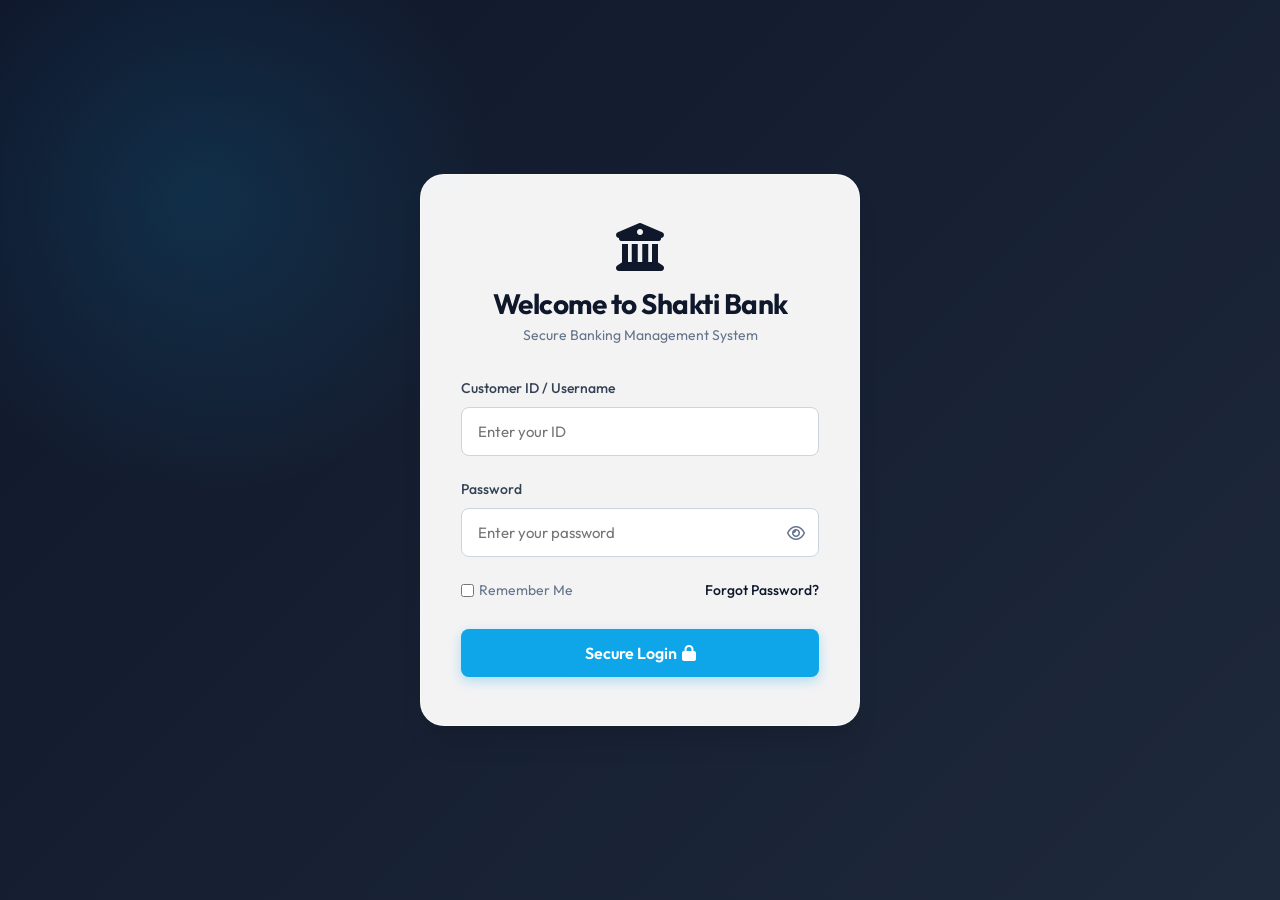
<file: index.html>
<!DOCTYPE html>
<html lang="en">

<head>
    <meta charset="UTF-8">
    <meta name="viewport" content="width=device-width, initial-scale=1.0">
    <title>Shakti Bank | Login</title>
    <link href="https://fonts.googleapis.com/css2?family=Inter:wght@300;400;500;600;700&display=swap" rel="stylesheet">
    <link rel="stylesheet" href="https://cdnjs.cloudflare.com/ajax/libs/font-awesome/6.4.0/css/all.min.css">
    <link rel="stylesheet" href="style.css">
</head>

<body>
    <div class="auth-container">
        <div class="auth-card">
            <div class="auth-header">
                <i class="fas fa-university fa-3x" style="color: var(--primary-color);"></i>
                <h2>Welcome to Shakti Bank</h2>
                <p style="color: var(--text-light); font-size: 14px; margin-top: 5px;">Secure Banking Management System
                </p>
            </div>

            <form id="loginForm">
                <div class="form-group">
                    <label for="username">Customer ID / Username</label>
                    <input type="text" id="username" class="form-control" placeholder="Enter your ID">
                    <span class="error-message" id="loginError"></span>
                </div>

                <div class="form-group">
                    <label for="password">Password</label>
                    <div class="password-container">
                        <input type="password" id="password" class="form-control" placeholder="Enter your password">
                        <button type="button" class="toggle-password" id="togglePassword">
                            <i class="far fa-eye"></i>
                        </button>
                    </div>
                </div>

                <div class="form-actions">
                    <label style="display: flex; align-items: center; gap: 5px; cursor: pointer;">
                        <input type="checkbox"> Remember Me
                    </label>
                    <a href="#" style="color: var(--primary-color); font-weight: 500;">Forgot Password?</a>
                </div>

                <button type="submit" class="btn">Secure Login <i class="fas fa-lock"
                        style="margin-left: 5px;"></i></button>
            </form>
        </div>
    </div>

    <script src="script.js"></script>
</body>

</html>
</file>
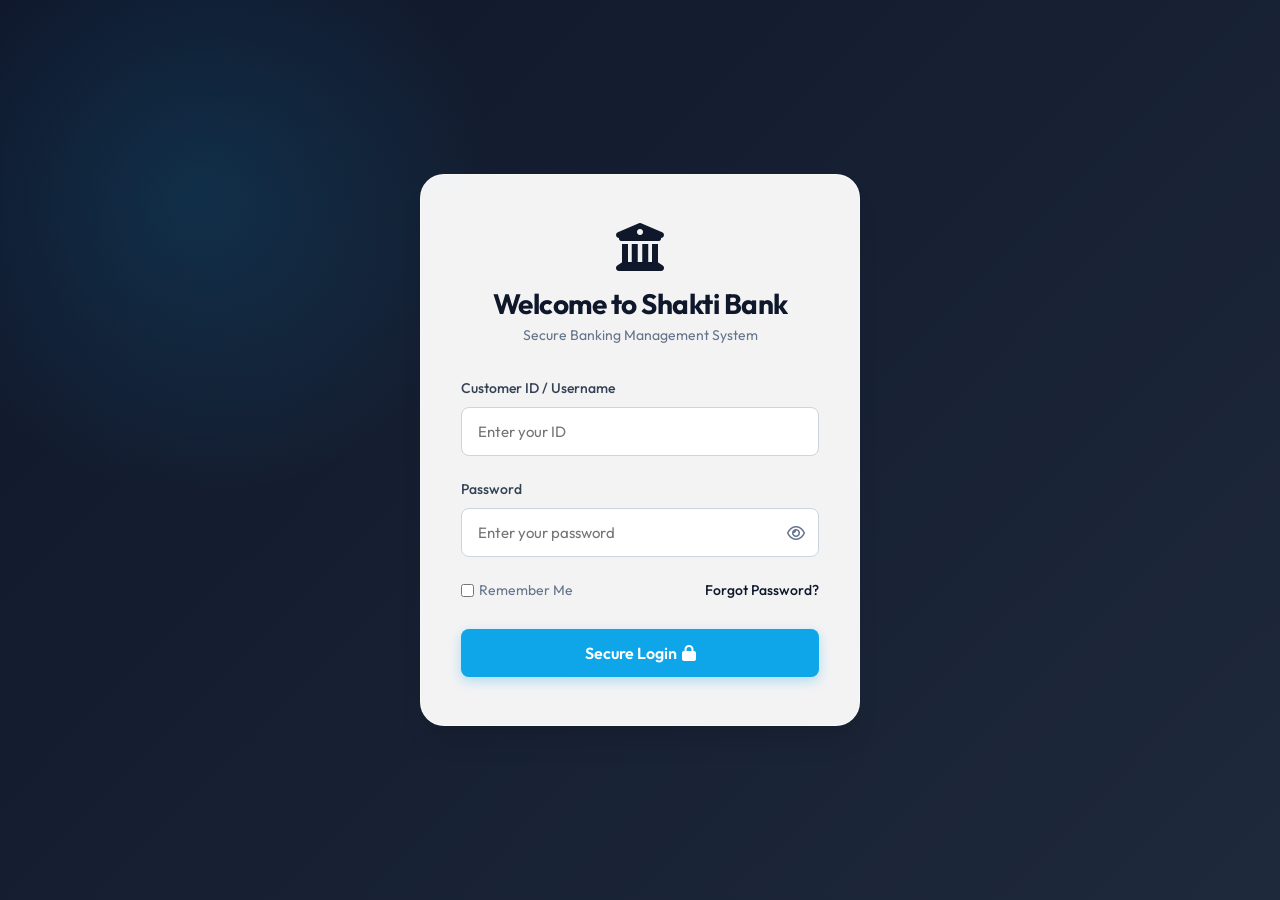
<file: banking-management-system/index.html>
<!DOCTYPE html>
<html lang="en">

<head>
    <meta charset="UTF-8">
    <meta name="viewport" content="width=device-width, initial-scale=1.0">
    <title>Shakti Bank | Login</title>
    <link href="https://fonts.googleapis.com/css2?family=Inter:wght@300;400;500;600;700&display=swap" rel="stylesheet">
    <link rel="stylesheet" href="https://cdnjs.cloudflare.com/ajax/libs/font-awesome/6.4.0/css/all.min.css">
    <link rel="stylesheet" href="css/style.css">
</head>

<body>
    <div class="auth-container">
        <div class="auth-card">
            <div class="auth-header">
                <i class="fas fa-university fa-3x" style="color: var(--primary-color);"></i>
                <h2>Welcome to Shakti Bank</h2>
                <p style="color: var(--text-light); font-size: 14px; margin-top: 5px;">Secure Banking Management System
                </p>
            </div>

            <form id="loginForm">
                <div class="form-group">
                    <label for="username">Customer ID / Username</label>
                    <input type="text" id="username" class="form-control" placeholder="Enter your ID">
                    <span class="error-message" id="loginError"></span>
                </div>

                <div class="form-group">
                    <label for="password">Password</label>
                    <div class="password-container">
                        <input type="password" id="password" class="form-control" placeholder="Enter your password">
                        <button type="button" class="toggle-password" id="togglePassword">
                            <i class="far fa-eye"></i>
                        </button>
                    </div>
                </div>

                <div class="form-actions">
                    <label style="display: flex; align-items: center; gap: 5px; cursor: pointer;">
                        <input type="checkbox"> Remember Me
                    </label>
                    <a href="#" style="color: var(--primary-color); font-weight: 500;">Forgot Password?</a>
                </div>

                <button type="submit" class="btn">Secure Login <i class="fas fa-lock"
                        style="margin-left: 5px;"></i></button>
            </form>
        </div>
    </div>

    <script src="js/script.js"></script>
</body>

</html>
</file>
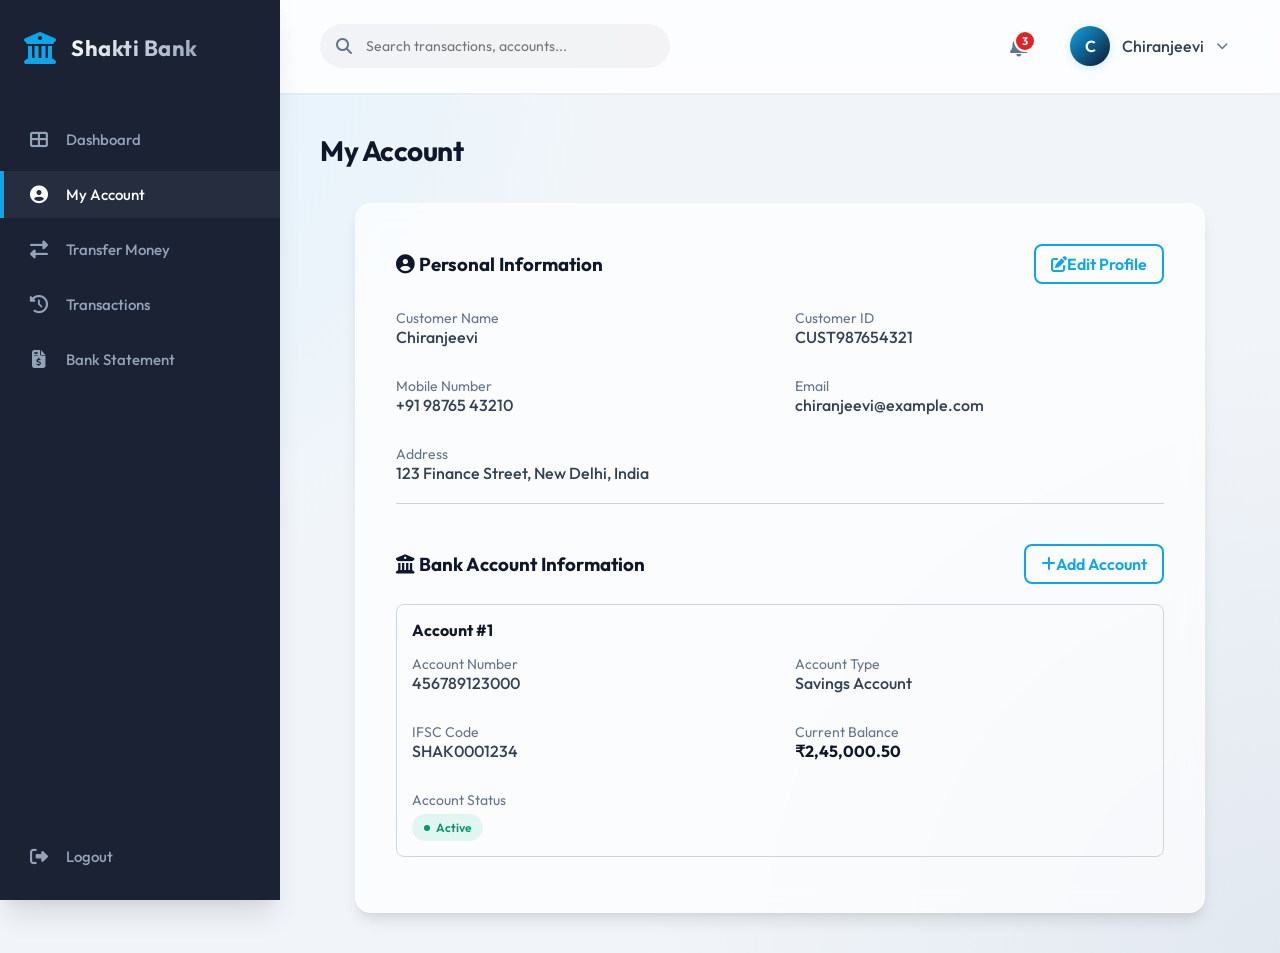
<file: account.html>
<!DOCTYPE html>
<html lang="en">

<head>
    <meta charset="UTF-8">
    <meta name="viewport" content="width=device-width, initial-scale=1.0">
    <title>Shakti Bank | My Account</title>
    <link href="https://fonts.googleapis.com/css2?family=Inter:wght@300;400;500;600;700&display=swap" rel="stylesheet">
    <link rel="stylesheet" href="https://cdnjs.cloudflare.com/ajax/libs/font-awesome/6.4.0/css/all.min.css">
    <link rel="stylesheet" href="style.css">
</head>

<body>
    <nav class="sidebar" id="sidebar"></nav>

    <div class="main-content">
        <header class="top-header" id="topHeader"></header>

        <div class="page-container">
            <h1 class="page-title">My Account</h1>

            <div class="profile-card">
                <div style="display: flex; justify-content: space-between; align-items: center; margin-bottom: 25px;">
                    <h3 style="color: var(--primary-color);"><i class="fas fa-user-circle"></i> Personal Information
                    </h3>
                    <button class="btn btn-outline" style="width: auto; padding: 8px 15px;" id="editProfileBtn"><i
                            class="fas fa-edit"></i> Edit Profile</button>
                </div>

                <div class="grid-2"
                    style="margin-bottom: 40px; border-bottom: 1px solid var(--border-color); padding-bottom: 20px;">
                    <div>
                        <p style="color: var(--text-light); font-size: 14px;">Customer Name</p>
                        <p style="font-weight: 500;" id="accName">-</p>
                    </div>
                    <div>
                        <p style="color: var(--text-light); font-size: 14px;">Customer ID</p>
                        <p style="font-weight: 500;" id="accId">-</p>
                    </div>
                    <div>
                        <p style="color: var(--text-light); font-size: 14px;">Mobile Number</p>
                        <p style="font-weight: 500;" id="accMobile">-</p>
                    </div>
                    <div>
                        <p style="color: var(--text-light); font-size: 14px;">Email</p>
                        <p style="font-weight: 500;" id="accEmail">-</p>
                    </div>
                    <div style="grid-column: 1 / -1;">
                        <p style="color: var(--text-light); font-size: 14px;">Address</p>
                        <p style="font-weight: 500;" id="accAddress">-</p>
                    </div>
                </div>

                <div style="display: flex; justify-content: space-between; align-items: center; margin-bottom: 20px;">
                    <h3 style="color: var(--primary-color);"><i class="fas fa-university"></i> Bank Account Information</h3>
                    <button class="btn btn-outline" style="width: auto; padding: 8px 15px;" id="addAccountBtn"><i class="fas fa-plus"></i> Add Account</button>
                </div>
                
                <div id="bAccContainer">
                    <!-- Populated by JS -->
                </div>

            </div>
        </div>
    </div>

    <div id="toastContainer" class="toast-container"></div>
    <script src="script.js"></script>
</body>

</html>
</file>
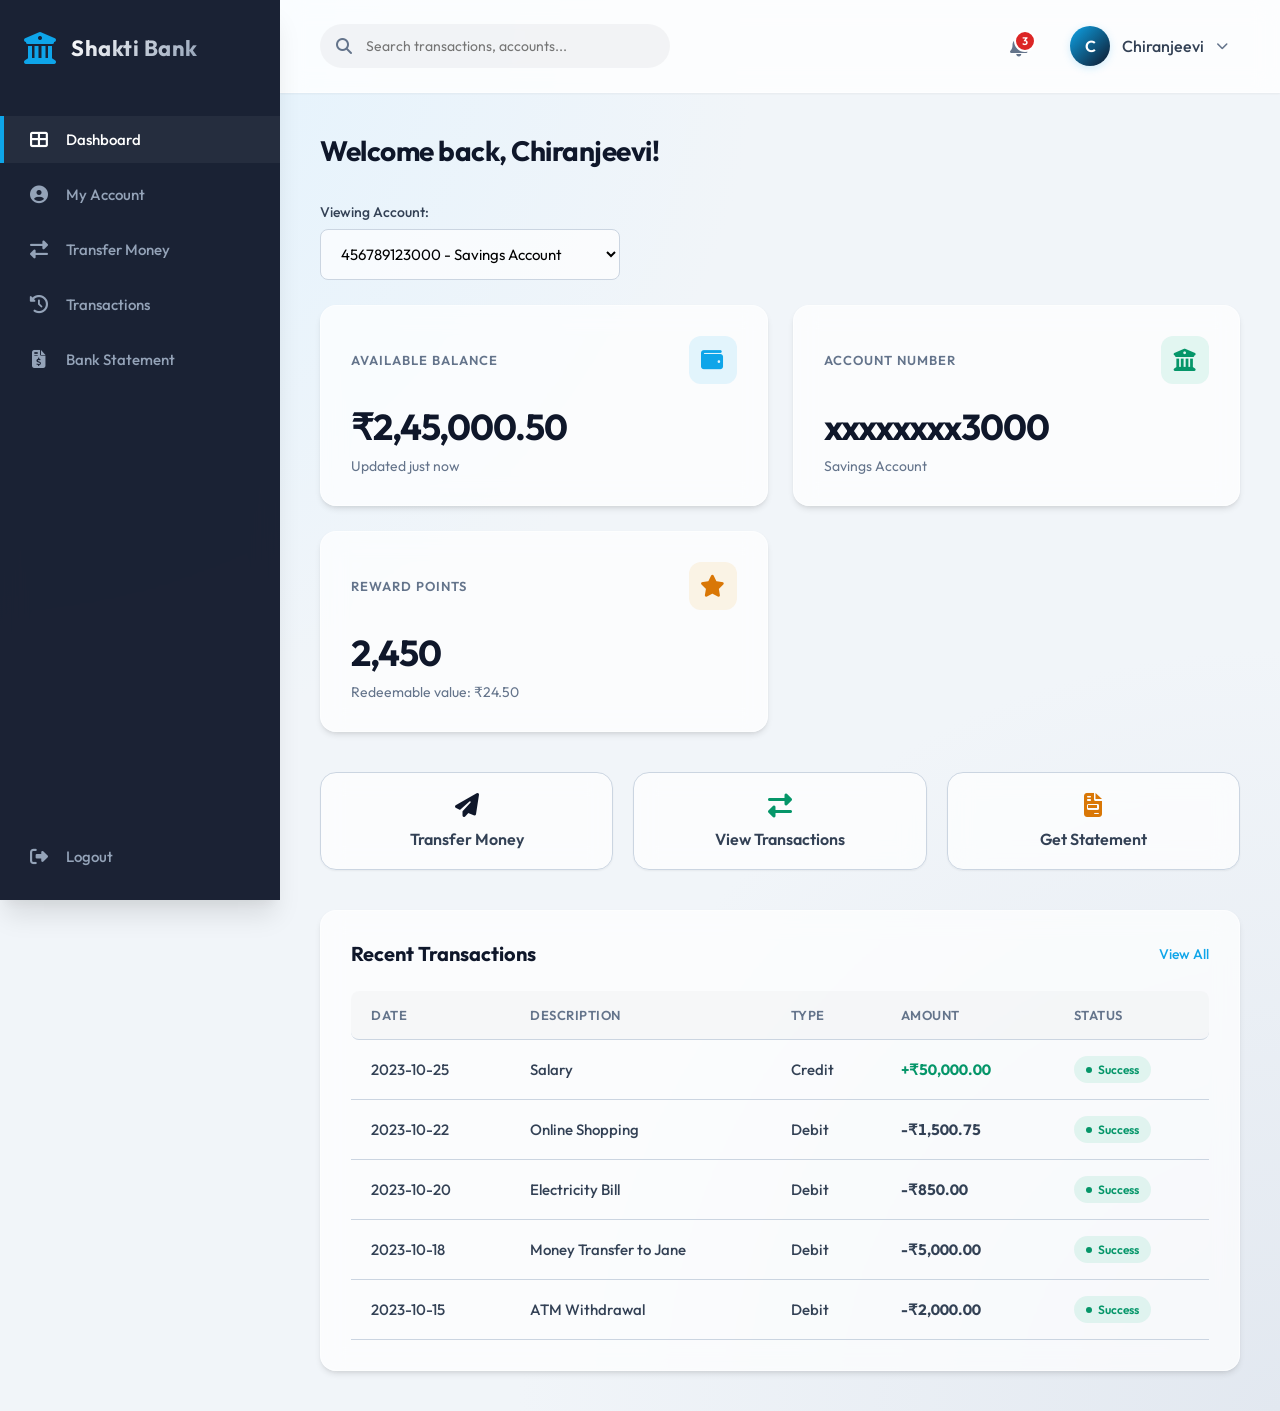
<file: dashboard.html>
<!DOCTYPE html>
<html lang="en">

<head>
    <meta charset="UTF-8">
    <meta name="viewport" content="width=device-width, initial-scale=1.0">
    <title>Shakti Bank | Dashboard</title>
    <link href="https://fonts.googleapis.com/css2?family=Inter:wght@300;400;500;600;700&display=swap" rel="stylesheet">
    <link rel="stylesheet" href="https://cdnjs.cloudflare.com/ajax/libs/font-awesome/6.4.0/css/all.min.css">
    <link rel="stylesheet" href="style.css">
</head>

<body>
    <nav class="sidebar" id="sidebar"></nav>

    <div class="main-content">
        <header class="top-header" id="topHeader"></header>

        <div class="page-container">
            <h1 class="page-title">Welcome back, <span id="welcomeName"></span>!</h1>

            <div style="margin-bottom: 25px; max-width: 300px;">
                <label style="font-weight: 500; font-size: 14px; color: var(--text-main); margin-bottom: 8px; display: block;">Viewing Account:</label>
                <select class="form-control" id="dashboardAccountSelect" style="background-color: var(--card-bg);">
                    <!-- Populated by JS -->
                </select>
            </div>

            <div class="dashboard-cards">
                <div class="card">
                    <div class="card-header">
                        Available Balance
                        <div class="card-icon bg-blue"><i class="fas fa-wallet"></i></div>
                    </div>
                    <div class="card-value" id="availBalance">₹0.00</div>
                    <p style="color: var(--text-light); font-size: 14px;">Updated just now</p>
                </div>

                <div class="card">
                    <div class="card-header">
                        Account Number
                        <div class="card-icon bg-green"><i class="fas fa-university"></i></div>
                    </div>
                    <div class="card-value" id="accNumber">**** **** ****</div>
                    <p style="color: var(--text-light); font-size: 14px;" id="accType">Account Type</p>
                </div>

                <div class="card">
                    <div class="card-header">
                        Reward Points
                        <div class="card-icon bg-yellow"><i class="fas fa-star"></i></div>
                    </div>
                    <div class="card-value">2,450</div>
                    <p style="color: var(--text-light); font-size: 14px;">Redeemable value: ₹24.50</p>
                </div>
            </div>

            <div class="quick-actions">
                <a href="transfer.html" class="action-btn"><i class="fas fa-paper-plane"
                        style="color: var(--primary-color);"></i> Transfer Money</a>
                <a href="transactions.html" class="action-btn"><i class="fas fa-exchange-alt"
                        style="color: var(--success-color);"></i> View Transactions</a>
                <a href="statement.html" class="action-btn"><i class="fas fa-file-invoice"
                        style="color: var(--warning-color);"></i> Get Statement</a>
            </div>

            <div class="table-container">
                <div class="table-header">
                    <h3 style="color: var(--primary-color);">Recent Transactions</h3>
                    <a href="transactions.html"
                        style="color: var(--accent-color); font-size: 14px; font-weight: 500;">View All</a>
                </div>
                <table>
                    <thead>
                        <tr>
                            <th>Date</th>
                            <th>Description</th>
                            <th>Type</th>
                            <th>Amount</th>
                            <th>Status</th>
                        </tr>
                    </thead>
                    <tbody id="recentTxnBody">
                        <!-- Filled by JS -->
                    </tbody>
                </table>
            </div>
        </div>
    </div>

    <div id="toastContainer" class="toast-container"></div>
    <script src="script.js"></script>
</body>

</html>
</file>
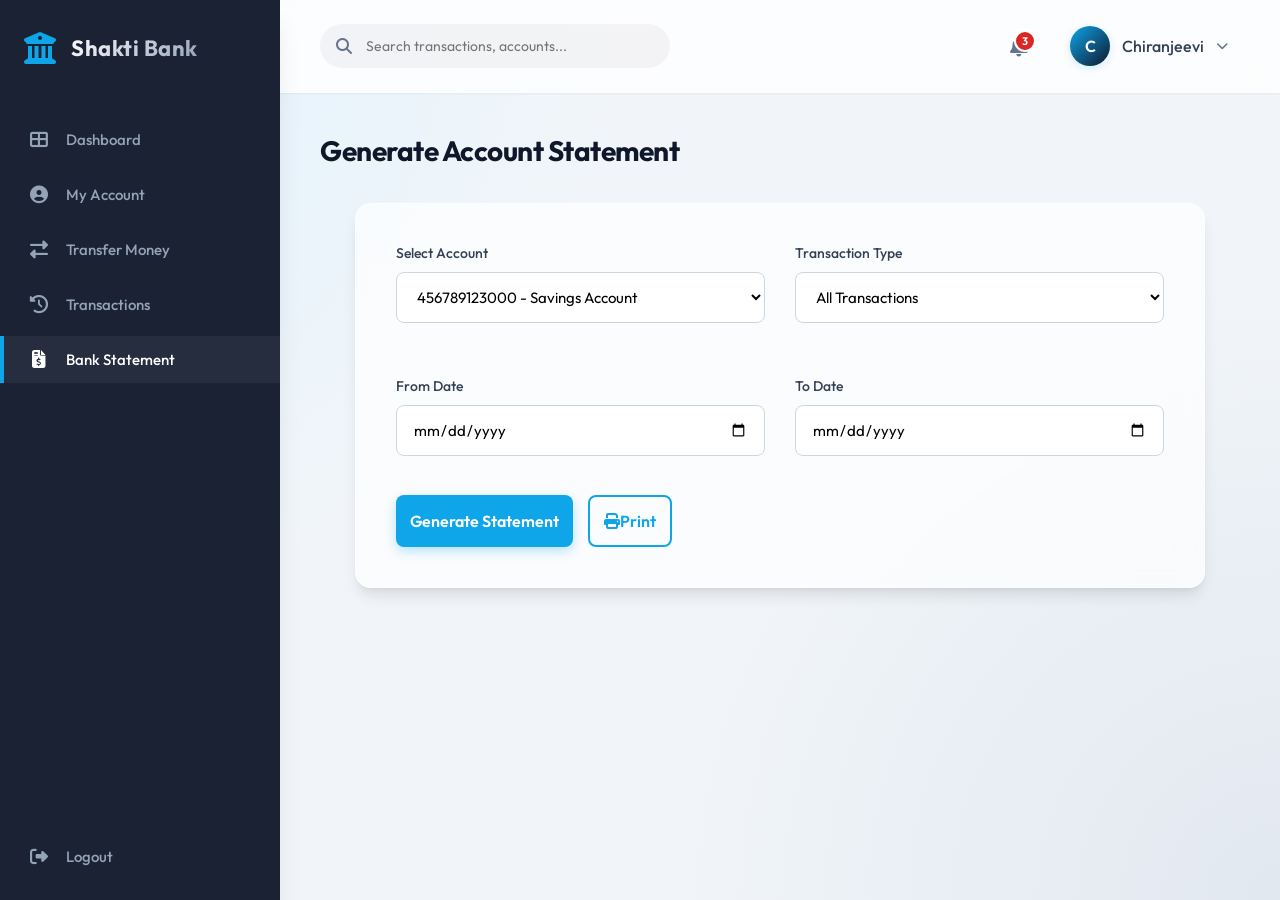
<file: statement.html>
<!DOCTYPE html>
<html lang="en">

<head>
    <meta charset="UTF-8">
    <meta name="viewport" content="width=device-width, initial-scale=1.0">
    <title>Shakti Bank | Bank Statement</title>
    <link href="https://fonts.googleapis.com/css2?family=Inter:wght@300;400;500;600;700&display=swap" rel="stylesheet">
    <link rel="stylesheet" href="https://cdnjs.cloudflare.com/ajax/libs/font-awesome/6.4.0/css/all.min.css">
    <link rel="stylesheet" href="style.css">
</head>

<body>
    <nav class="sidebar" id="sidebar"></nav>

    <div class="main-content">
        <header class="top-header" id="topHeader"></header>

        <div class="page-container">
            <h1 class="page-title">Generate Account Statement</h1>

            <div class="profile-card" style="margin-bottom: 30px;">
                <div class="grid-2">
                    <div class="form-group">
                        <label>Select Account</label>
                        <select class="form-control" id="stmtAccountSelect">
                            <!-- Populated by JS -->
                        </select>
                    </div>
                    <div class="form-group">
                        <label>Transaction Type</label>
                        <select class="form-control">
                            <option>All Transactions</option>
                            <option>Credit Only</option>
                            <option>Debit Only</option>
                        </select>
                    </div>
                    <div class="form-group">
                        <label>From Date</label>
                        <input type="date" id="sFromDate" class="form-control">
                    </div>
                    <div class="form-group">
                        <label>To Date</label>
                        <input type="date" id="sToDate" class="form-control">
                    </div>
                </div>
                <div style="display: flex; gap: 15px; margin-top: 15px;">
                    <button class="btn" id="generateBtn" style="width: auto;">Generate Statement</button>
                    <button class="btn btn-outline" id="printBtn" style="width: auto;"><i class="fas fa-print"></i>
                        Print</button>
                </div>
            </div>

            <div class="table-container" id="statementResult" style="display: none;">
                <div
                    style="text-align: center; margin-bottom: 20px; border-bottom: 2px solid var(--border-color); padding-bottom: 20px;">
                    <h2 style="color: var(--primary-color); margin-bottom: 10px;">Shakti Bank Official Statement</h2>
                    <p style="color: var(--text-light);" id="stmtAccInfo">Account: - | Name: -</p>
                </div>
                <table>
                    <thead>
                        <tr>
                            <th>Date</th>
                            <th>Narration</th>
                            <th>Ref No.</th>
                            <th>Credit</th>
                            <th>Debit</th>
                            <th>Closing Balance</th>
                        </tr>
                    </thead>
                    <tbody id="statementBody">
                        <!-- Filled by JS -->
                    </tbody>
                </table>
                <div style="text-align: center; margin-top: 30px; color: var(--text-light); font-size: 12px;">
                    <p>*** End of Statement ***</p>
                    <p>This is a computer-generated statement and does not require a physical signature.</p>
                </div>
            </div>
        </div>
    </div>

    <div id="toastContainer" class="toast-container"></div>
    <script src="script.js"></script>

    <style>
        @media print {

            .sidebar,
            .top-header,
            .profile-card,
            .page-title,
            .toast-container {
                display: none !important;
            }

            .main-content {
                margin: 0;
            }

            .table-container {
                box-shadow: none;
                border: none;
            }
        }
    </style>
</body>

</html>
</file>
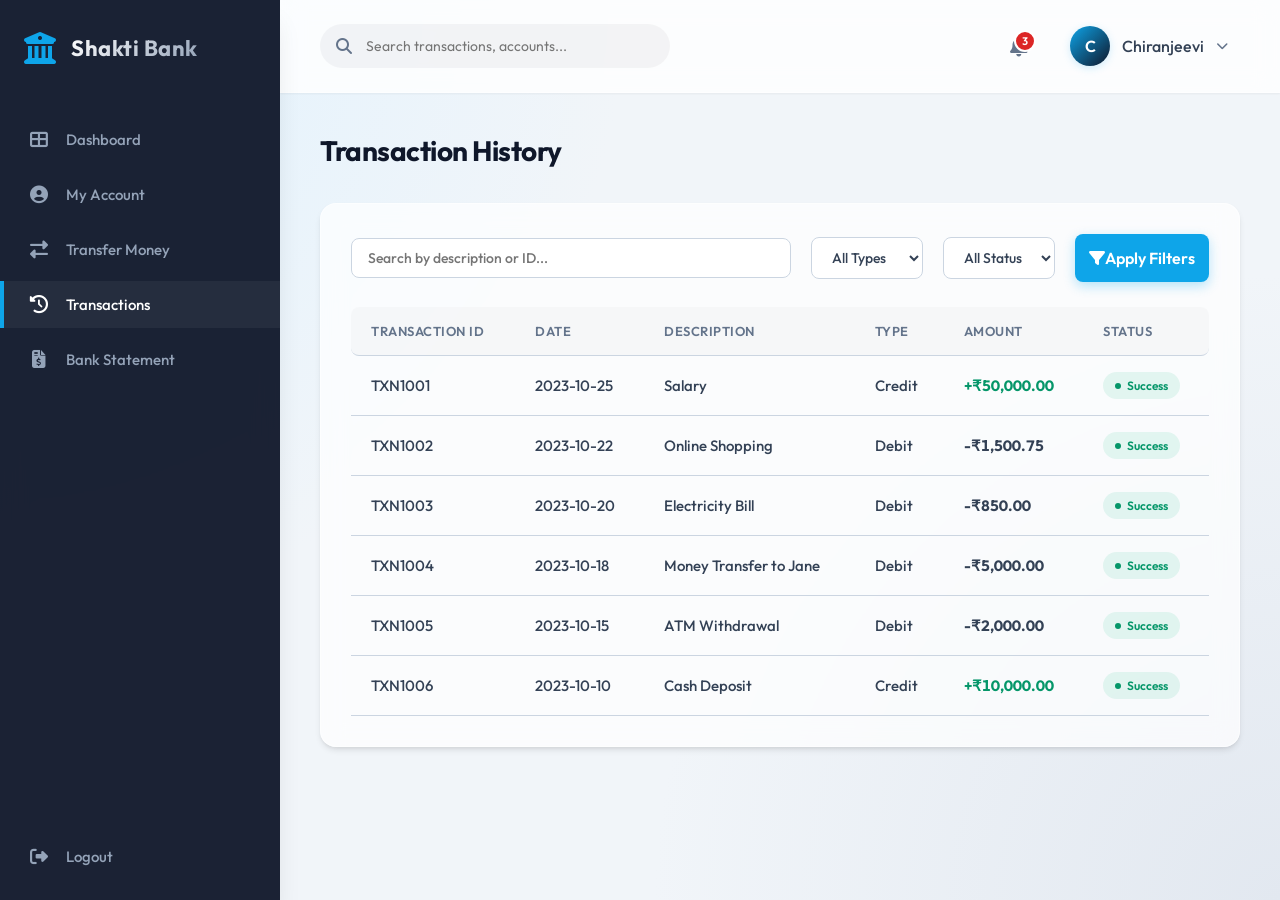
<file: transactions.html>
<!DOCTYPE html>
<html lang="en">

<head>
    <meta charset="UTF-8">
    <meta name="viewport" content="width=device-width, initial-scale=1.0">
    <title>Shakti Bank | Transactions</title>
    <link href="https://fonts.googleapis.com/css2?family=Inter:wght@300;400;500;600;700&display=swap" rel="stylesheet">
    <link rel="stylesheet" href="https://cdnjs.cloudflare.com/ajax/libs/font-awesome/6.4.0/css/all.min.css">
    <link rel="stylesheet" href="style.css">
</head>

<body>
    <nav class="sidebar" id="sidebar"></nav>

    <div class="main-content">
        <header class="top-header" id="topHeader"></header>

        <div class="page-container">
            <h1 class="page-title">Transaction History</h1>

            <div class="table-container">
                <div class="filters">
                    <div class="filter-group" style="flex: 1; min-width: 250px;">
                        <input type="text" id="searchTxn" class="form-control"
                            placeholder="Search by description or ID...">
                    </div>
                    <div class="filter-group">
                        <select id="typeFilter" class="form-control">
                            <option value="All">All Types</option>
                            <option value="Credit">Credit (+)</option>
                            <option value="Debit">Debit (-)</option>
                        </select>
                    </div>
                    <div class="filter-group">
                        <select id="statusFilter" class="form-control">
                            <option value="All">All Status</option>
                            <option value="Success">Success</option>
                            <option value="Pending">Pending</option>
                            <option value="Failed">Failed</option>
                        </select>
                    </div>
                    <button class="btn" id="filterBtn" style="width: auto;"><i class="fas fa-filter"></i> Apply
                        Filters</button>
                </div>

                <table>
                    <thead>
                        <tr>
                            <th>Transaction ID</th>
                            <th>Date</th>
                            <th>Description</th>
                            <th>Type</th>
                            <th>Amount</th>
                            <th>Status</th>
                        </tr>
                    </thead>
                    <tbody id="txnsBody">
                        <!-- Filled by JS -->
                    </tbody>
                </table>
            </div>
        </div>
    </div>

    <div id="toastContainer" class="toast-container"></div>
    <script src="script.js"></script>
</body>

</html>
</file>
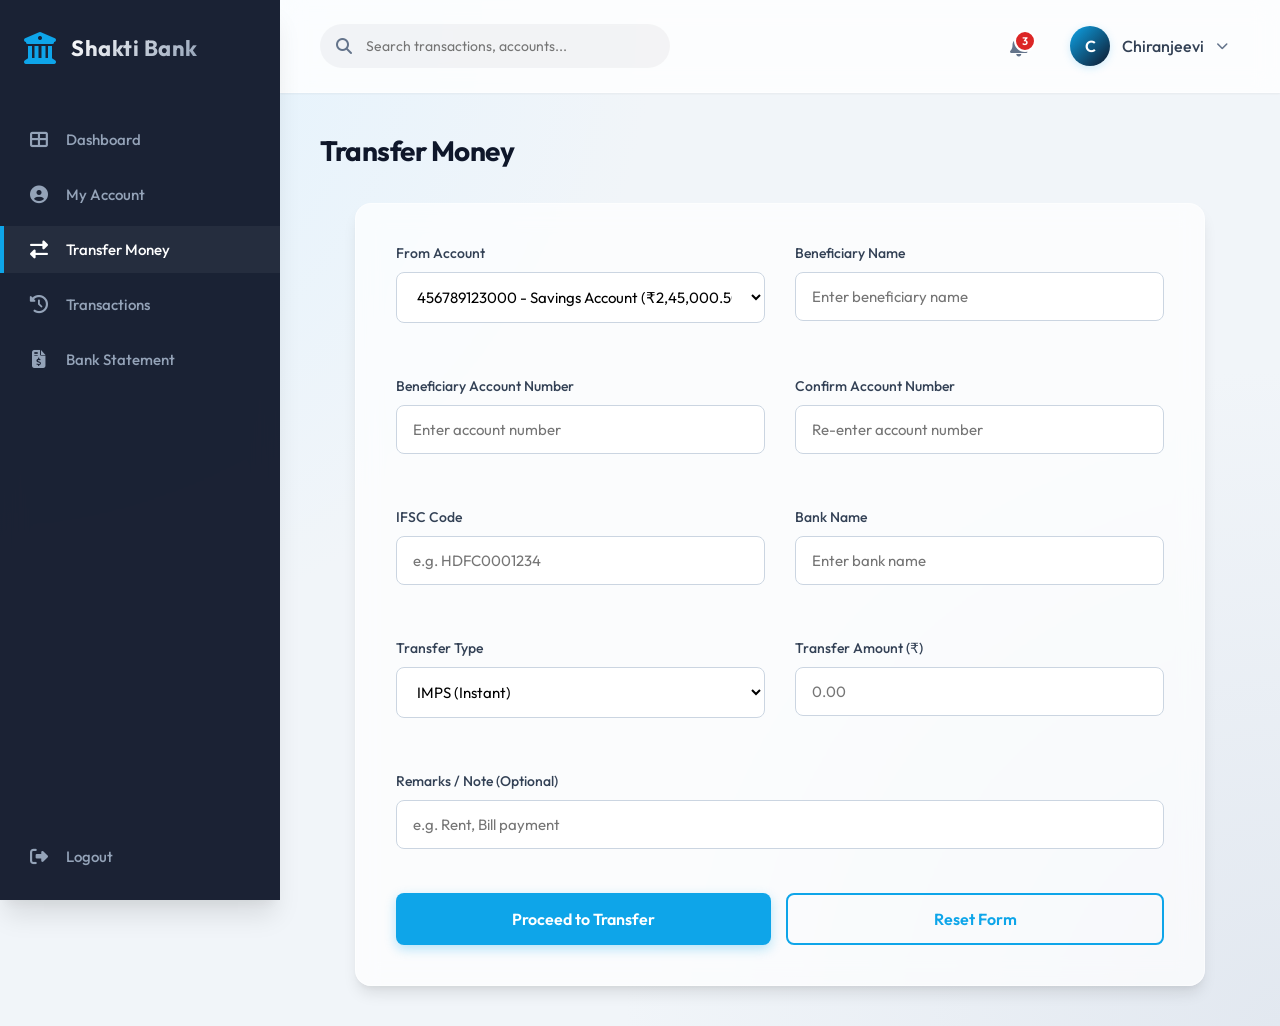
<file: transfer.html>
<!DOCTYPE html>
<html lang="en">

<head>
    <meta charset="UTF-8">
    <meta name="viewport" content="width=device-width, initial-scale=1.0">
    <title>Shakti Bank | Transfer Money</title>
    <link href="https://fonts.googleapis.com/css2?family=Inter:wght@300;400;500;600;700&display=swap" rel="stylesheet">
    <link rel="stylesheet" href="https://cdnjs.cloudflare.com/ajax/libs/font-awesome/6.4.0/css/all.min.css">
    <link rel="stylesheet" href="style.css">
</head>

<body>
    <nav class="sidebar" id="sidebar"></nav>

    <div class="main-content">
        <header class="top-header" id="topHeader"></header>

        <div class="page-container">
            <h1 class="page-title">Transfer Money</h1>

            <div class="transfer-form-card">
                <form id="transferForm">
                    <div class="grid-2">
                        <div class="form-group">
                            <label>From Account</label>
                            <select class="form-control" id="fromAccountSelect">
                                <!-- Populated by JS -->
                            </select>
                        </div>

                        <div class="form-group">
                            <label>Beneficiary Name</label>
                            <input type="text" class="form-control" id="bName" required
                                placeholder="Enter beneficiary name">
                        </div>

                        <div class="form-group">
                            <label>Beneficiary Account Number</label>
                            <input type="password" class="form-control" id="bAcc" required
                                placeholder="Enter account number">
                        </div>

                        <div class="form-group">
                            <label>Confirm Account Number</label>
                            <input type="text" class="form-control" id="cAcc" required
                                placeholder="Re-enter account number">
                        </div>

                        <div class="form-group">
                            <label>IFSC Code</label>
                            <input type="text" class="form-control" required placeholder="e.g. HDFC0001234">
                        </div>

                        <div class="form-group">
                            <label>Bank Name</label>
                            <input type="text" class="form-control" required placeholder="Enter bank name">
                        </div>

                        <div class="form-group">
                            <label>Transfer Type</label>
                            <select class="form-control" required>
                                <option value="IMPS">IMPS (Instant)</option>
                                <option value="NEFT">NEFT (2-4 hrs)</option>
                                <option value="RTGS">RTGS (Large amounts)</option>
                            </select>
                        </div>

                        <div class="form-group">
                            <label>Transfer Amount (₹)</label>
                            <input type="number" class="form-control" id="tAmount" required min="1" placeholder="0.00">
                        </div>

                        <div class="form-group" style="grid-column: 1 / -1;">
                            <label>Remarks / Note (Optional)</label>
                            <input type="text" class="form-control" placeholder="e.g. Rent, Bill payment">
                        </div>
                    </div>

                    <div style="display: flex; gap: 15px; margin-top: 20px;">
                        <button type="submit" class="btn">Proceed to Transfer</button>
                        <button type="reset" class="btn btn-outline">Reset Form</button>
                    </div>
                </form>
            </div>
        </div>
    </div>

    <!-- Confirmation Modal -->
    <div class="modal-overlay" id="confirmModal">
        <div class="modal-content">
            <h3 style="color: var(--primary-color); margin-bottom: 20px; text-align: center;">Confirm Transfer</h3>

            <div style="background: var(--background-color); padding: 15px; border-radius: 8px; margin-bottom: 20px;">
                <p style="margin-bottom: 10px;"><strong>To:</strong> <span id="mBenName"></span></p>
                <p style="margin-bottom: 10px;"><strong>Account:</strong> <span id="mAccNum"></span></p>
                <p style="font-size: 18px; text-align: center; margin-top: 15px;"><strong>Amount:</strong> <span
                        id="mAmount" style="color: var(--primary-color);"></span></p>
            </div>

            <p style="text-align: center; font-size: 14px; color: var(--text-light); margin-bottom: 20px;">Please ensure
                all details are correct. Transfers cannot be reversed.</p>

            <div style="display: flex; gap: 15px;">
                <button class="btn btn-outline" id="cancelTransfer">Cancel</button>
                <button class="btn" id="confirmTransfer">Confirm & Send</button>
            </div>
        </div>
    </div>

    <div id="toastContainer" class="toast-container"></div>
    <script src="script.js"></script>
</body>

</html>
</file>
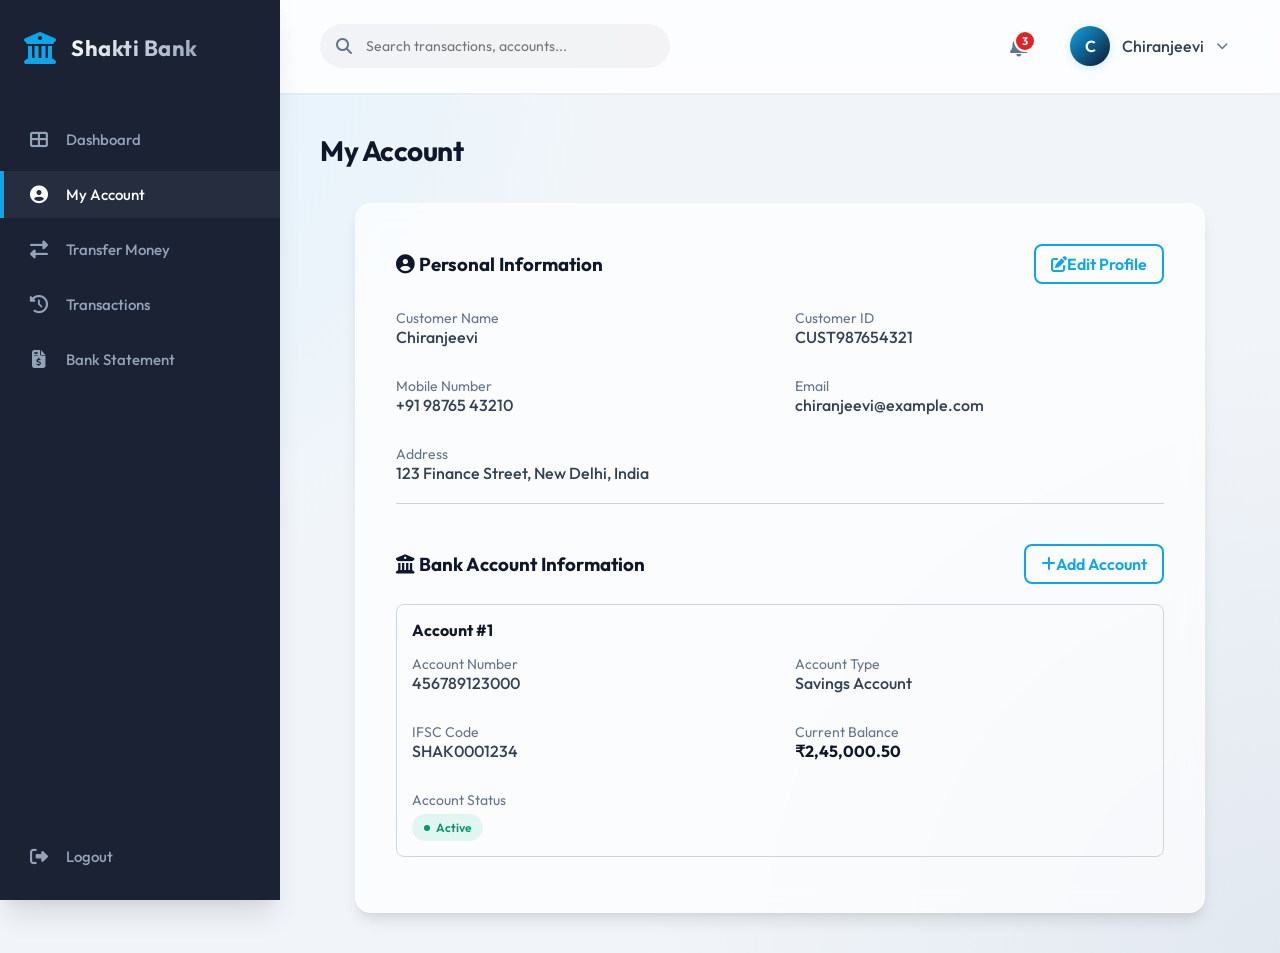
<file: banking-management-system/account.html>
<!DOCTYPE html>
<html lang="en">

<head>
    <meta charset="UTF-8">
    <meta name="viewport" content="width=device-width, initial-scale=1.0">
    <title>Shakti Bank | My Account</title>
    <link href="https://fonts.googleapis.com/css2?family=Inter:wght@300;400;500;600;700&display=swap" rel="stylesheet">
    <link rel="stylesheet" href="https://cdnjs.cloudflare.com/ajax/libs/font-awesome/6.4.0/css/all.min.css">
    <link rel="stylesheet" href="css/style.css">
</head>

<body>
    <nav class="sidebar" id="sidebar"></nav>

    <div class="main-content">
        <header class="top-header" id="topHeader"></header>

        <div class="page-container">
            <h1 class="page-title">My Account</h1>

            <div class="profile-card">
                <div style="display: flex; justify-content: space-between; align-items: center; margin-bottom: 25px;">
                    <h3 style="color: var(--primary-color);"><i class="fas fa-user-circle"></i> Personal Information
                    </h3>
                    <button class="btn btn-outline" style="width: auto; padding: 8px 15px;" id="editProfileBtn"><i
                            class="fas fa-edit"></i> Edit Profile</button>
                </div>

                <div class="grid-2"
                    style="margin-bottom: 40px; border-bottom: 1px solid var(--border-color); padding-bottom: 20px;">
                    <div>
                        <p style="color: var(--text-light); font-size: 14px;">Customer Name</p>
                        <p style="font-weight: 500;" id="accName">-</p>
                    </div>
                    <div>
                        <p style="color: var(--text-light); font-size: 14px;">Customer ID</p>
                        <p style="font-weight: 500;" id="accId">-</p>
                    </div>
                    <div>
                        <p style="color: var(--text-light); font-size: 14px;">Mobile Number</p>
                        <p style="font-weight: 500;" id="accMobile">-</p>
                    </div>
                    <div>
                        <p style="color: var(--text-light); font-size: 14px;">Email</p>
                        <p style="font-weight: 500;" id="accEmail">-</p>
                    </div>
                    <div style="grid-column: 1 / -1;">
                        <p style="color: var(--text-light); font-size: 14px;">Address</p>
                        <p style="font-weight: 500;" id="accAddress">-</p>
                    </div>
                </div>

                <div style="display: flex; justify-content: space-between; align-items: center; margin-bottom: 20px;">
                    <h3 style="color: var(--primary-color);"><i class="fas fa-university"></i> Bank Account Information</h3>
                    <button class="btn btn-outline" style="width: auto; padding: 8px 15px;" id="addAccountBtn"><i class="fas fa-plus"></i> Add Account</button>
                </div>
                
                <div id="bAccContainer">
                    <!-- Populated by JS -->
                </div>

            </div>
        </div>
    </div>

    <div id="toastContainer" class="toast-container"></div>
    <script src="js/script.js"></script>
</body>

</html>
</file>
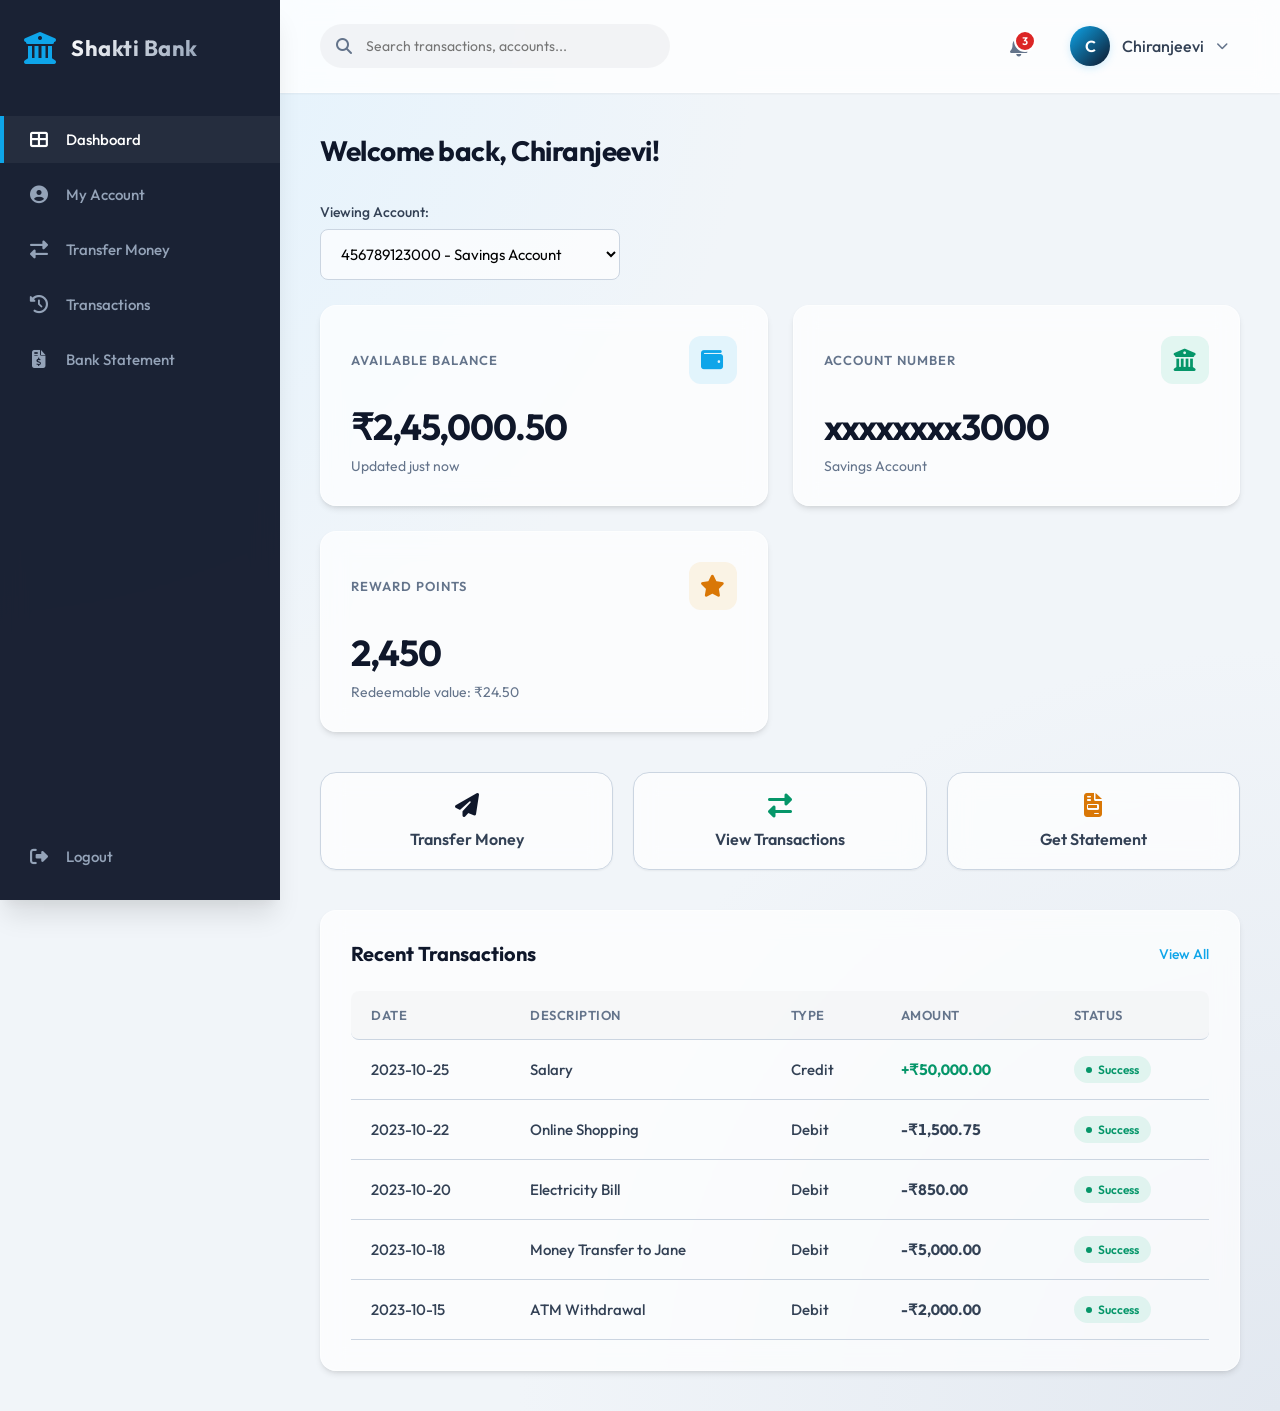
<file: banking-management-system/dashboard.html>
<!DOCTYPE html>
<html lang="en">

<head>
    <meta charset="UTF-8">
    <meta name="viewport" content="width=device-width, initial-scale=1.0">
    <title>Shakti Bank | Dashboard</title>
    <link href="https://fonts.googleapis.com/css2?family=Inter:wght@300;400;500;600;700&display=swap" rel="stylesheet">
    <link rel="stylesheet" href="https://cdnjs.cloudflare.com/ajax/libs/font-awesome/6.4.0/css/all.min.css">
    <link rel="stylesheet" href="css/style.css">
</head>

<body>
    <nav class="sidebar" id="sidebar"></nav>

    <div class="main-content">
        <header class="top-header" id="topHeader"></header>

        <div class="page-container">
            <h1 class="page-title">Welcome back, <span id="welcomeName"></span>!</h1>

            <div style="margin-bottom: 25px; max-width: 300px;">
                <label style="font-weight: 500; font-size: 14px; color: var(--text-main); margin-bottom: 8px; display: block;">Viewing Account:</label>
                <select class="form-control" id="dashboardAccountSelect" style="background-color: var(--card-bg);">
                    <!-- Populated by JS -->
                </select>
            </div>

            <div class="dashboard-cards">
                <div class="card">
                    <div class="card-header">
                        Available Balance
                        <div class="card-icon bg-blue"><i class="fas fa-wallet"></i></div>
                    </div>
                    <div class="card-value" id="availBalance">₹0.00</div>
                    <p style="color: var(--text-light); font-size: 14px;">Updated just now</p>
                </div>

                <div class="card">
                    <div class="card-header">
                        Account Number
                        <div class="card-icon bg-green"><i class="fas fa-university"></i></div>
                    </div>
                    <div class="card-value" id="accNumber">**** **** ****</div>
                    <p style="color: var(--text-light); font-size: 14px;" id="accType">Account Type</p>
                </div>

                <div class="card">
                    <div class="card-header">
                        Reward Points
                        <div class="card-icon bg-yellow"><i class="fas fa-star"></i></div>
                    </div>
                    <div class="card-value">2,450</div>
                    <p style="color: var(--text-light); font-size: 14px;">Redeemable value: ₹24.50</p>
                </div>
            </div>

            <div class="quick-actions">
                <a href="transfer.html" class="action-btn"><i class="fas fa-paper-plane"
                        style="color: var(--primary-color);"></i> Transfer Money</a>
                <a href="transactions.html" class="action-btn"><i class="fas fa-exchange-alt"
                        style="color: var(--success-color);"></i> View Transactions</a>
                <a href="statement.html" class="action-btn"><i class="fas fa-file-invoice"
                        style="color: var(--warning-color);"></i> Get Statement</a>
            </div>

            <div class="table-container">
                <div class="table-header">
                    <h3 style="color: var(--primary-color);">Recent Transactions</h3>
                    <a href="transactions.html"
                        style="color: var(--accent-color); font-size: 14px; font-weight: 500;">View All</a>
                </div>
                <table>
                    <thead>
                        <tr>
                            <th>Date</th>
                            <th>Description</th>
                            <th>Type</th>
                            <th>Amount</th>
                            <th>Status</th>
                        </tr>
                    </thead>
                    <tbody id="recentTxnBody">
                        <!-- Filled by JS -->
                    </tbody>
                </table>
            </div>
        </div>
    </div>

    <div id="toastContainer" class="toast-container"></div>
    <script src="js/script.js"></script>
</body>

</html>
</file>
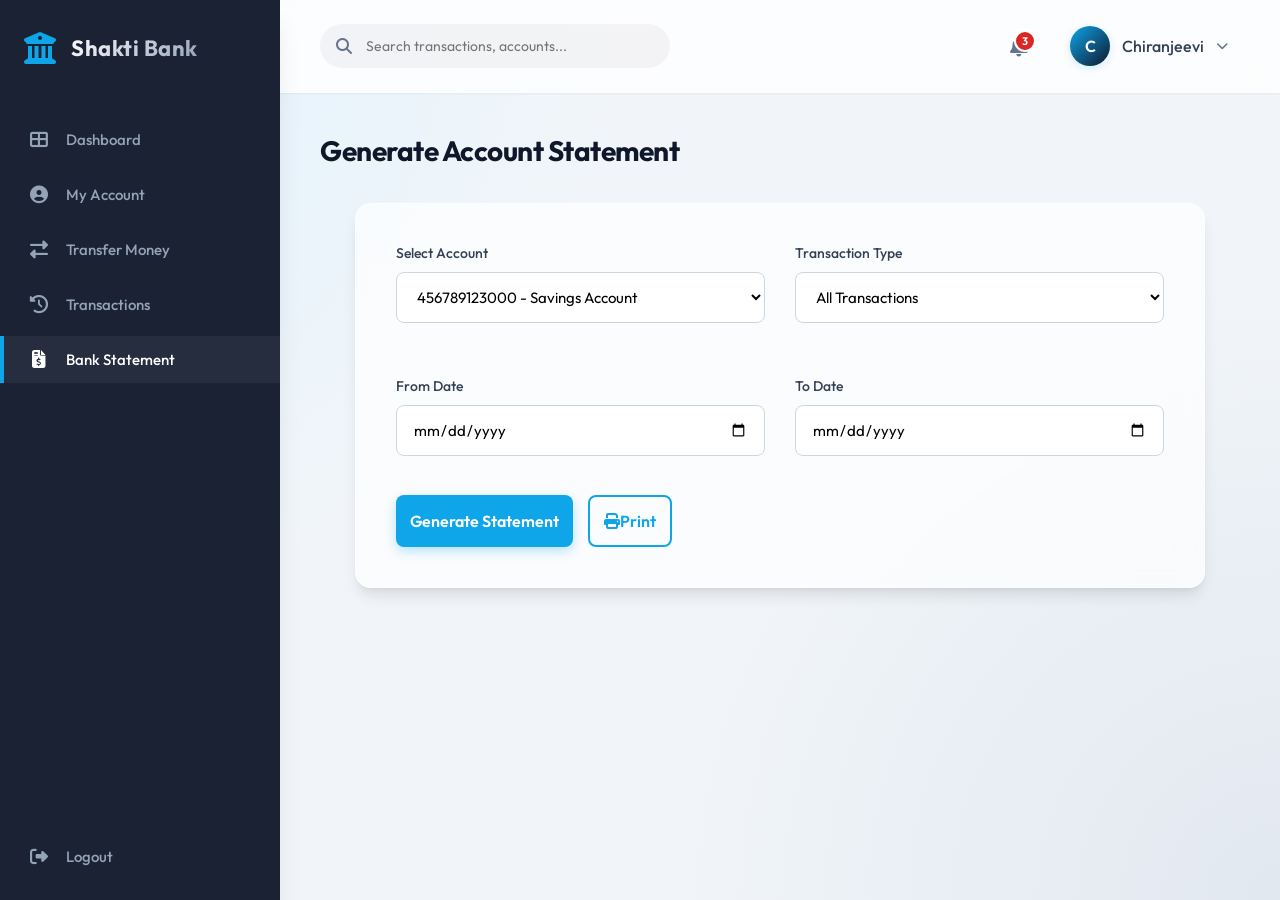
<file: banking-management-system/statement.html>
<!DOCTYPE html>
<html lang="en">

<head>
    <meta charset="UTF-8">
    <meta name="viewport" content="width=device-width, initial-scale=1.0">
    <title>Shakti Bank | Bank Statement</title>
    <link href="https://fonts.googleapis.com/css2?family=Inter:wght@300;400;500;600;700&display=swap" rel="stylesheet">
    <link rel="stylesheet" href="https://cdnjs.cloudflare.com/ajax/libs/font-awesome/6.4.0/css/all.min.css">
    <link rel="stylesheet" href="css/style.css">
</head>

<body>
    <nav class="sidebar" id="sidebar"></nav>

    <div class="main-content">
        <header class="top-header" id="topHeader"></header>

        <div class="page-container">
            <h1 class="page-title">Generate Account Statement</h1>

            <div class="profile-card" style="margin-bottom: 30px;">
                <div class="grid-2">
                    <div class="form-group">
                        <label>Select Account</label>
                        <select class="form-control" id="stmtAccountSelect">
                            <!-- Populated by JS -->
                        </select>
                    </div>
                    <div class="form-group">
                        <label>Transaction Type</label>
                        <select class="form-control">
                            <option>All Transactions</option>
                            <option>Credit Only</option>
                            <option>Debit Only</option>
                        </select>
                    </div>
                    <div class="form-group">
                        <label>From Date</label>
                        <input type="date" id="sFromDate" class="form-control">
                    </div>
                    <div class="form-group">
                        <label>To Date</label>
                        <input type="date" id="sToDate" class="form-control">
                    </div>
                </div>
                <div style="display: flex; gap: 15px; margin-top: 15px;">
                    <button class="btn" id="generateBtn" style="width: auto;">Generate Statement</button>
                    <button class="btn btn-outline" id="printBtn" style="width: auto;"><i class="fas fa-print"></i>
                        Print</button>
                </div>
            </div>

            <div class="table-container" id="statementResult" style="display: none;">
                <div
                    style="text-align: center; margin-bottom: 20px; border-bottom: 2px solid var(--border-color); padding-bottom: 20px;">
                    <h2 style="color: var(--primary-color); margin-bottom: 10px;">Shakti Bank Official Statement</h2>
                    <p style="color: var(--text-light);" id="stmtAccInfo">Account: - | Name: -</p>
                </div>
                <table>
                    <thead>
                        <tr>
                            <th>Date</th>
                            <th>Narration</th>
                            <th>Ref No.</th>
                            <th>Credit</th>
                            <th>Debit</th>
                            <th>Closing Balance</th>
                        </tr>
                    </thead>
                    <tbody id="statementBody">
                        <!-- Filled by JS -->
                    </tbody>
                </table>
                <div style="text-align: center; margin-top: 30px; color: var(--text-light); font-size: 12px;">
                    <p>*** End of Statement ***</p>
                    <p>This is a computer-generated statement and does not require a physical signature.</p>
                </div>
            </div>
        </div>
    </div>

    <div id="toastContainer" class="toast-container"></div>
    <script src="js/script.js"></script>

    <style>
        @media print {

            .sidebar,
            .top-header,
            .profile-card,
            .page-title,
            .toast-container {
                display: none !important;
            }

            .main-content {
                margin: 0;
            }

            .table-container {
                box-shadow: none;
                border: none;
            }
        }
    </style>
</body>

</html>
</file>
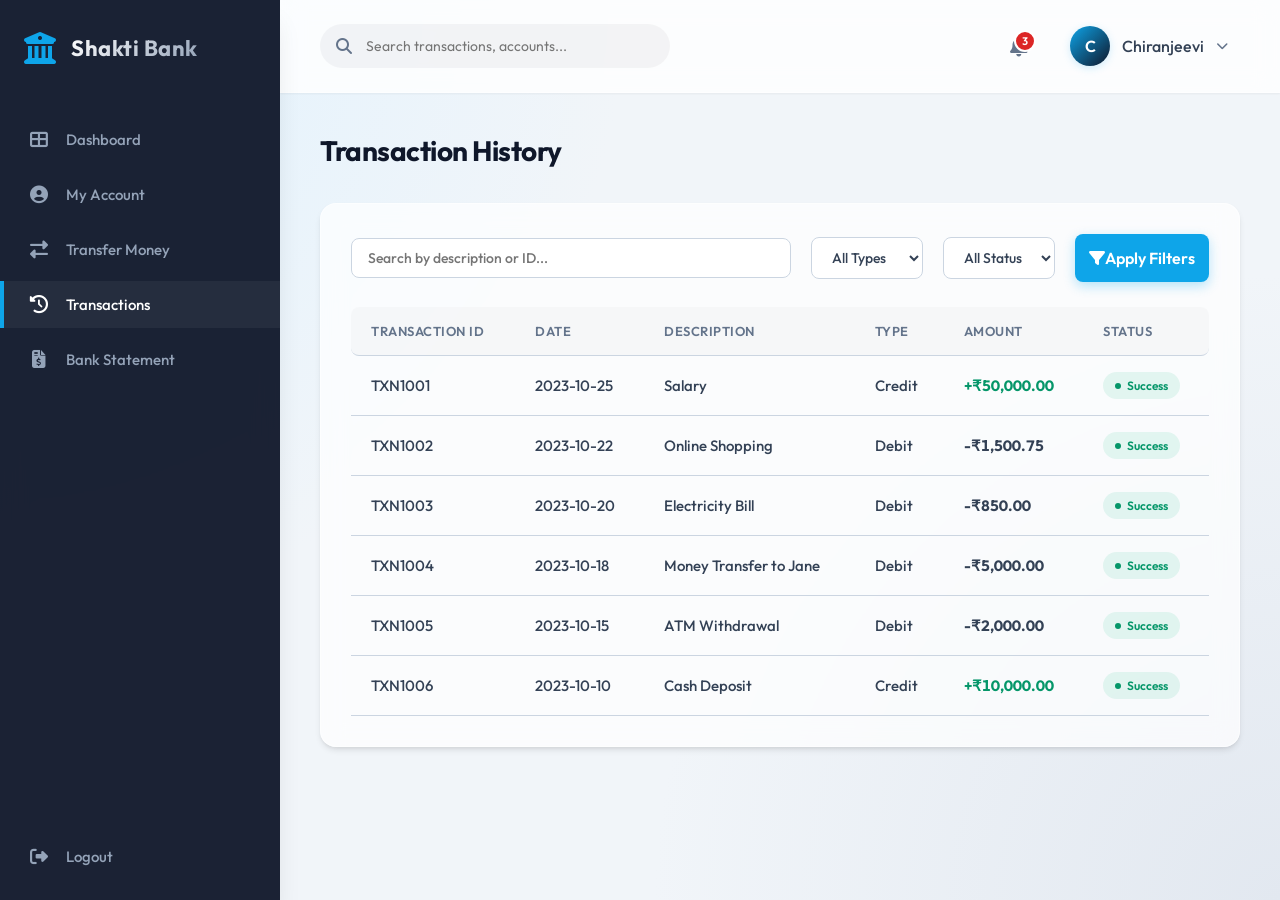
<file: banking-management-system/transactions.html>
<!DOCTYPE html>
<html lang="en">

<head>
    <meta charset="UTF-8">
    <meta name="viewport" content="width=device-width, initial-scale=1.0">
    <title>Shakti Bank | Transactions</title>
    <link href="https://fonts.googleapis.com/css2?family=Inter:wght@300;400;500;600;700&display=swap" rel="stylesheet">
    <link rel="stylesheet" href="https://cdnjs.cloudflare.com/ajax/libs/font-awesome/6.4.0/css/all.min.css">
    <link rel="stylesheet" href="css/style.css">
</head>

<body>
    <nav class="sidebar" id="sidebar"></nav>

    <div class="main-content">
        <header class="top-header" id="topHeader"></header>

        <div class="page-container">
            <h1 class="page-title">Transaction History</h1>

            <div class="table-container">
                <div class="filters">
                    <div class="filter-group" style="flex: 1; min-width: 250px;">
                        <input type="text" id="searchTxn" class="form-control"
                            placeholder="Search by description or ID...">
                    </div>
                    <div class="filter-group">
                        <select id="typeFilter" class="form-control">
                            <option value="All">All Types</option>
                            <option value="Credit">Credit (+)</option>
                            <option value="Debit">Debit (-)</option>
                        </select>
                    </div>
                    <div class="filter-group">
                        <select id="statusFilter" class="form-control">
                            <option value="All">All Status</option>
                            <option value="Success">Success</option>
                            <option value="Pending">Pending</option>
                            <option value="Failed">Failed</option>
                        </select>
                    </div>
                    <button class="btn" id="filterBtn" style="width: auto;"><i class="fas fa-filter"></i> Apply
                        Filters</button>
                </div>

                <table>
                    <thead>
                        <tr>
                            <th>Transaction ID</th>
                            <th>Date</th>
                            <th>Description</th>
                            <th>Type</th>
                            <th>Amount</th>
                            <th>Status</th>
                        </tr>
                    </thead>
                    <tbody id="txnsBody">
                        <!-- Filled by JS -->
                    </tbody>
                </table>
            </div>
        </div>
    </div>

    <div id="toastContainer" class="toast-container"></div>
    <script src="js/script.js"></script>
</body>

</html>
</file>
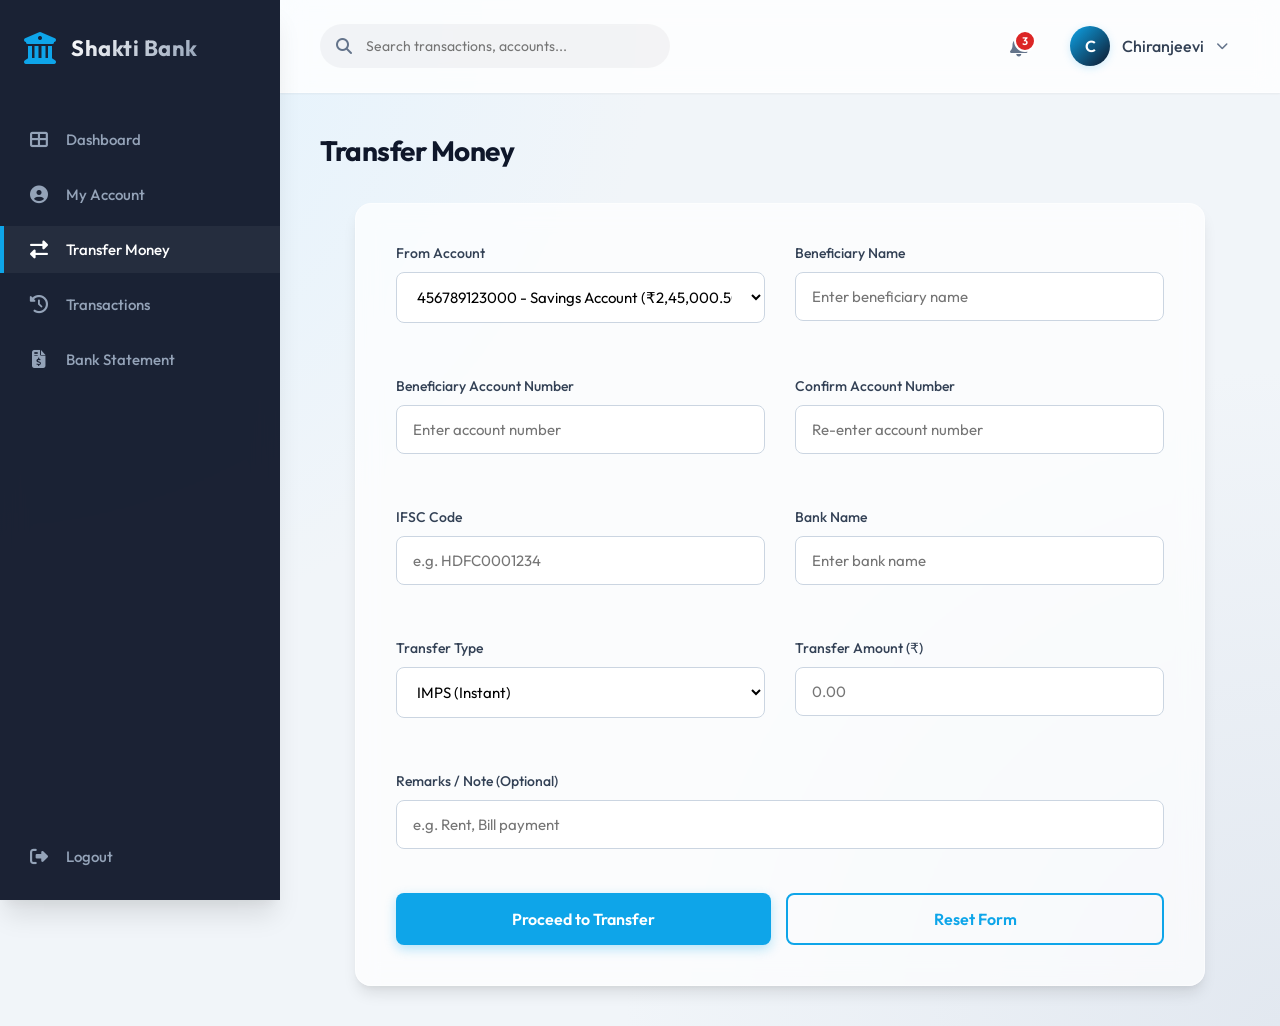
<file: banking-management-system/transfer.html>
<!DOCTYPE html>
<html lang="en">

<head>
    <meta charset="UTF-8">
    <meta name="viewport" content="width=device-width, initial-scale=1.0">
    <title>Shakti Bank | Transfer Money</title>
    <link href="https://fonts.googleapis.com/css2?family=Inter:wght@300;400;500;600;700&display=swap" rel="stylesheet">
    <link rel="stylesheet" href="https://cdnjs.cloudflare.com/ajax/libs/font-awesome/6.4.0/css/all.min.css">
    <link rel="stylesheet" href="css/style.css">
</head>

<body>
    <nav class="sidebar" id="sidebar"></nav>

    <div class="main-content">
        <header class="top-header" id="topHeader"></header>

        <div class="page-container">
            <h1 class="page-title">Transfer Money</h1>

            <div class="transfer-form-card">
                <form id="transferForm">
                    <div class="grid-2">
                        <div class="form-group">
                            <label>From Account</label>
                            <select class="form-control" id="fromAccountSelect">
                                <!-- Populated by JS -->
                            </select>
                        </div>

                        <div class="form-group">
                            <label>Beneficiary Name</label>
                            <input type="text" class="form-control" id="bName" required
                                placeholder="Enter beneficiary name">
                        </div>

                        <div class="form-group">
                            <label>Beneficiary Account Number</label>
                            <input type="password" class="form-control" id="bAcc" required
                                placeholder="Enter account number">
                        </div>

                        <div class="form-group">
                            <label>Confirm Account Number</label>
                            <input type="text" class="form-control" id="cAcc" required
                                placeholder="Re-enter account number">
                        </div>

                        <div class="form-group">
                            <label>IFSC Code</label>
                            <input type="text" class="form-control" required placeholder="e.g. HDFC0001234">
                        </div>

                        <div class="form-group">
                            <label>Bank Name</label>
                            <input type="text" class="form-control" required placeholder="Enter bank name">
                        </div>

                        <div class="form-group">
                            <label>Transfer Type</label>
                            <select class="form-control" required>
                                <option value="IMPS">IMPS (Instant)</option>
                                <option value="NEFT">NEFT (2-4 hrs)</option>
                                <option value="RTGS">RTGS (Large amounts)</option>
                            </select>
                        </div>

                        <div class="form-group">
                            <label>Transfer Amount (₹)</label>
                            <input type="number" class="form-control" id="tAmount" required min="1" placeholder="0.00">
                        </div>

                        <div class="form-group" style="grid-column: 1 / -1;">
                            <label>Remarks / Note (Optional)</label>
                            <input type="text" class="form-control" placeholder="e.g. Rent, Bill payment">
                        </div>
                    </div>

                    <div style="display: flex; gap: 15px; margin-top: 20px;">
                        <button type="submit" class="btn">Proceed to Transfer</button>
                        <button type="reset" class="btn btn-outline">Reset Form</button>
                    </div>
                </form>
            </div>
        </div>
    </div>

    <!-- Confirmation Modal -->
    <div class="modal-overlay" id="confirmModal">
        <div class="modal-content">
            <h3 style="color: var(--primary-color); margin-bottom: 20px; text-align: center;">Confirm Transfer</h3>

            <div style="background: var(--background-color); padding: 15px; border-radius: 8px; margin-bottom: 20px;">
                <p style="margin-bottom: 10px;"><strong>To:</strong> <span id="mBenName"></span></p>
                <p style="margin-bottom: 10px;"><strong>Account:</strong> <span id="mAccNum"></span></p>
                <p style="font-size: 18px; text-align: center; margin-top: 15px;"><strong>Amount:</strong> <span
                        id="mAmount" style="color: var(--primary-color);"></span></p>
            </div>

            <p style="text-align: center; font-size: 14px; color: var(--text-light); margin-bottom: 20px;">Please ensure
                all details are correct. Transfers cannot be reversed.</p>

            <div style="display: flex; gap: 15px;">
                <button class="btn btn-outline" id="cancelTransfer">Cancel</button>
                <button class="btn" id="confirmTransfer">Confirm & Send</button>
            </div>
        </div>
    </div>

    <div id="toastContainer" class="toast-container"></div>
    <script src="js/script.js"></script>
</body>

</html>
</file>
<file: style.css>
@import url('https://fonts.googleapis.com/css2?family=Outfit:wght@300;400;500;600;700&display=swap');

:root {
    --primary-color: #0f172a; /* Deep Slate */
    --secondary-color: #1e293b;
    --accent-color: #0ea5e9; /* Sky Blue */
    --accent-hover: #0284c7;
    --background-color: #f1f5f9; /* Slate 100 */
    --card-bg: rgba(255, 255, 255, 0.7);
    --card-border: rgba(255, 255, 255, 0.5);
    --text-main: #334155;
    --text-light: #64748b;
    --border-color: #cbd5e1;
    
    --success-color: #059669;
    --success-bg: rgba(16, 185, 129, 0.1);
    --danger-color: #dc2626;
    --danger-bg: rgba(239, 68, 68, 0.1);
    --warning-color: #d97706;
    --warning-bg: rgba(245, 158, 11, 0.1);
    
    --shadow-sm: 0 1px 2px 0 rgba(0, 0, 0, 0.05);
    --shadow-md: 0 4px 6px -1px rgba(0, 0, 0, 0.1), 0 2px 4px -1px rgba(0, 0, 0, 0.06);
    --shadow-lg: 0 10px 15px -3px rgba(0, 0, 0, 0.1), 0 4px 6px -2px rgba(0, 0, 0, 0.05);
    --shadow-xl: 0 20px 25px -5px rgba(0, 0, 0, 0.1), 0 10px 10px -5px rgba(0, 0, 0, 0.04);
    
    --border-radius-sm: 8px;
    --border-radius: 16px;
    --border-radius-lg: 24px;
    --transition-speed: 0.3s;
    
    /* Glassmorphism */
    --glass-blur: blur(12px);
}

* {
    margin: 0;
    padding: 0;
    box-sizing: border-box;
    font-family: 'Outfit', sans-serif;
}

body {
    background: var(--background-color);
    background-image: radial-gradient(circle at top left, #e0f2fe 0%, transparent 40%),
                      radial-gradient(circle at bottom right, #e2e8f0 0%, transparent 40%);
    color: var(--text-main);
    display: flex;
    min-height: 100vh;
    overflow-x: hidden;
}

a {
    text-decoration: none;
    color: inherit;
    transition: color var(--transition-speed);
}

ul {
    list-style: none;
}

/* Auth Pages */
.auth-container {
    width: 100%;
    min-height: 100vh;
    display: flex;
    align-items: center;
    justify-content: center;
    background: linear-gradient(135deg, #0f172a 0%, #1e293b 100%);
    position: relative;
    overflow: hidden;
}

.auth-container::before {
    content: '';
    position: absolute;
    width: 600px;
    height: 600px;
    background: radial-gradient(circle, rgba(14,165,233,0.15) 0%, transparent 70%);
    top: -100px;
    left: -100px;
    border-radius: 50%;
}

.auth-card {
    background: rgba(255, 255, 255, 0.95);
    backdrop-filter: var(--glass-blur);
    -webkit-backdrop-filter: var(--glass-blur);
    border: 1px solid var(--card-border);
    width: 100%;
    max-width: 440px;
    padding: 48px 40px;
    border-radius: var(--border-radius-lg);
    box-shadow: var(--shadow-xl);
    text-align: center;
    position: relative;
    z-index: 10;
}

.auth-header {
    margin-bottom: 35px;
}

.auth-header h2 {
    color: var(--primary-color);
    font-size: 28px;
    font-weight: 700;
    margin-top: 15px;
    letter-spacing: -0.5px;
}

.form-group {
    margin-bottom: 24px;
    text-align: left;
    position: relative;
}

.form-group label {
    display: block;
    margin-bottom: 10px;
    font-weight: 500;
    color: var(--text-main);
    font-size: 14px;
}

.form-control {
    width: 100%;
    padding: 14px 16px;
    border: 1px solid var(--border-color);
    border-radius: var(--border-radius-sm);
    font-size: 15px;
    background: #fff;
    transition: all var(--transition-speed);
}

.form-control:focus {
    outline: none;
    border-color: var(--accent-color);
    box-shadow: 0 0 0 4px rgba(14, 165, 233, 0.15);
}

.password-container {
    position: relative;
}

.toggle-password {
    position: absolute;
    right: 14px;
    top: 50%;
    transform: translateY(-50%);
    background: none;
    border: none;
    color: var(--text-light);
    cursor: pointer;
    font-size: 16px;
    transition: color var(--transition-speed);
}

.toggle-password:hover {
    color: var(--primary-color);
}

.form-actions {
    display: flex;
    justify-content: space-between;
    align-items: center;
    margin-bottom: 30px;
    font-size: 14px;
    color: var(--text-light);
}

.btn {
    display: inline-flex;
    align-items: center;
    justify-content: center;
    width: 100%;
    padding: 14px;
    background: var(--accent-color);
    color: #fff;
    border: none;
    border-radius: var(--border-radius-sm);
    font-size: 16px;
    font-weight: 600;
    cursor: pointer;
    transition: all var(--transition-speed);
    box-shadow: 0 4px 12px rgba(14, 165, 233, 0.3);
}

.btn:hover {
    background: var(--accent-hover);
    transform: translateY(-2px);
    box-shadow: 0 6px 15px rgba(14, 165, 233, 0.4);
}

.btn:active {
    transform: translateY(0);
}

.btn-outline {
    background: transparent;
    color: var(--accent-color);
    border: 2px solid var(--accent-color);
    box-shadow: none;
}

.btn-outline:hover {
    background: var(--accent-color);
    color: #fff;
}

.error-message {
    color: var(--danger-color);
    font-size: 13px;
    margin-top: 6px;
    display: none;
    font-weight: 500;
}

/* Layout */
.sidebar {
    width: 280px;
    background: rgba(15, 23, 42, 0.95);
    backdrop-filter: var(--glass-blur);
    -webkit-backdrop-filter: var(--glass-blur);
    color: #fff;
    height: 100vh;
    position: fixed;
    top: 0;
    left: 0;
    z-index: 100;
    display: flex;
    flex-direction: column;
    transition: transform 0.4s cubic-bezier(0.4, 0, 0.2, 1);
    box-shadow: var(--shadow-xl);
}

.sidebar-header {
    padding: 32px 24px;
    display: flex;
    align-items: center;
    gap: 15px;
}

.sidebar-header h3 {
    font-size: 22px;
    font-weight: 700;
    letter-spacing: 0.5px;
    background: linear-gradient(135deg, #fff, #94a3b8);
    -webkit-background-clip: text;
    -webkit-text-fill-color: transparent;
}

.nav-links {
    padding: 20px 0;
    flex: 1;
    display: flex;
    flex-direction: column;
    gap: 8px;
}

.nav-item {
    padding: 14px 28px;
    display: flex;
    align-items: center;
    gap: 16px;
    color: #94a3b8;
    font-weight: 500;
    font-size: 15px;
    transition: all var(--transition-speed);
    position: relative;
}

.nav-item::before {
    content: '';
    position: absolute;
    left: 0;
    top: 0;
    height: 100%;
    width: 0;
    background: var(--accent-color);
    transition: width var(--transition-speed);
}

.nav-item:hover, .nav-item.active {
    color: #fff;
    background: rgba(255, 255, 255, 0.05);
}

.nav-item:hover::before, .nav-item.active::before {
    width: 4px;
}

.nav-item i {
    width: 22px;
    text-align: center;
    font-size: 18px;
}

.main-content {
    flex: 1;
    margin-left: 280px;
    display: flex;
    flex-direction: column;
    min-height: 100vh;
    transition: margin-left 0.4s cubic-bezier(0.4, 0, 0.2, 1);
}

/* Header */
.top-header {
    background: rgba(255, 255, 255, 0.8);
    backdrop-filter: var(--glass-blur);
    -webkit-backdrop-filter: var(--glass-blur);
    padding: 20px 40px;
    display: flex;
    justify-content: space-between;
    align-items: center;
    box-shadow: var(--shadow-sm);
    position: sticky;
    top: 0;
    z-index: 90;
    border-bottom: 1px solid var(--card-border);
}

.header-search {
    position: relative;
    width: 350px;
}

.header-search i {
    position: absolute;
    left: 16px;
    top: 50%;
    transform: translateY(-50%);
    color: var(--text-light);
}

.header-search input {
    width: 100%;
    padding: 12px 16px 12px 45px;
    border: 1px solid transparent;
    border-radius: 30px;
    background: rgba(15, 23, 42, 0.04);
    font-size: 14px;
    transition: all var(--transition-speed);
}

.header-search input:focus {
    outline: none;
    background: #fff;
    border-color: var(--accent-color);
    box-shadow: 0 0 0 3px rgba(14, 165, 233, 0.1);
}

.header-right {
    display: flex;
    align-items: center;
    gap: 30px;
}

.notifications {
    position: relative;
    cursor: pointer;
    color: var(--text-light);
    transition: color var(--transition-speed);
}

.notifications:hover {
    color: var(--primary-color);
}

.notifications .badge {
    position: absolute;
    top: -6px;
    right: -8px;
    background: var(--danger-color);
    color: #fff;
    font-size: 11px;
    font-weight: 600;
    padding: 2px 6px;
    border-radius: 12px;
    border: 2px solid #fff;
}

.user-profile {
    display: flex;
    align-items: center;
    gap: 12px;
    cursor: pointer;
    padding: 6px 12px;
    border-radius: 30px;
    transition: background var(--transition-speed);
}

.user-profile:hover {
    background: rgba(15, 23, 42, 0.04);
}

.avatar {
    width: 40px;
    height: 40px;
    background: linear-gradient(135deg, var(--accent-color), var(--primary-color));
    color: #fff;
    border-radius: 50%;
    display: flex;
    align-items: center;
    justify-content: center;
    font-weight: 600;
    font-size: 16px;
    box-shadow: 0 2px 8px rgba(14, 165, 233, 0.2);
}

/* Page Content */
.page-container {
    padding: 40px;
    flex: 1;
}

.page-title {
    margin-bottom: 35px;
    color: var(--primary-color);
    font-size: 28px;
    font-weight: 700;
    letter-spacing: -0.5px;
}

/* Cards */
.dashboard-cards {
    display: grid;
    grid-template-columns: repeat(auto-fit, minmax(320px, 1fr));
    gap: 25px;
    margin-bottom: 40px;
}

.card {
    background: var(--card-bg);
    backdrop-filter: var(--glass-blur);
    -webkit-backdrop-filter: var(--glass-blur);
    border: 1px solid var(--card-border);
    border-radius: var(--border-radius);
    padding: 30px;
    box-shadow: var(--shadow-md);
    transition: all 0.4s cubic-bezier(0.4, 0, 0.2, 1);
    position: relative;
    overflow: hidden;
}

.card::before {
    content: '';
    position: absolute;
    top: 0; left: 0; width: 100%; height: 4px;
    background: linear-gradient(90deg, var(--accent-color), var(--primary-color));
    opacity: 0;
    transition: opacity var(--transition-speed);
}

.card:hover {
    transform: translateY(-5px);
    box-shadow: var(--shadow-xl);
}

.card:hover::before {
    opacity: 1;
}

.card-header {
    display: flex;
    justify-content: space-between;
    align-items: center;
    margin-bottom: 20px;
    color: var(--text-light);
    font-size: 13px;
    font-weight: 600;
    text-transform: uppercase;
    letter-spacing: 1px;
}

.card-icon {
    width: 48px;
    height: 48px;
    border-radius: 12px;
    display: flex;
    align-items: center;
    justify-content: center;
    font-size: 22px;
}

.bg-blue { background: rgba(14, 165, 233, 0.1); color: var(--accent-color); }
.bg-green { background: rgba(16, 185, 129, 0.1); color: var(--success-color); }
.bg-yellow { background: rgba(245, 158, 11, 0.1); color: var(--warning-color); }

.card-value {
    font-size: 36px;
    font-weight: 700;
    color: var(--primary-color);
    margin-bottom: 8px;
    letter-spacing: -1px;
}

/* Quick Actions */
.quick-actions {
    display: flex;
    gap: 20px;
    margin-bottom: 40px;
}

.action-btn {
    flex: 1;
    background: var(--card-bg);
    backdrop-filter: var(--glass-blur);
    border: 1px solid var(--border-color);
    padding: 20px;
    border-radius: var(--border-radius);
    display: flex;
    flex-direction: column;
    align-items: center;
    justify-content: center;
    gap: 12px;
    font-weight: 600;
    color: var(--text-main);
    cursor: pointer;
    transition: all var(--transition-speed);
    box-shadow: var(--shadow-sm);
}

.action-btn i {
    font-size: 24px;
    color: var(--accent-color);
    transition: transform var(--transition-speed);
}

.action-btn:hover {
    background: var(--primary-color);
    color: #fff;
    border-color: var(--primary-color);
    transform: translateY(-3px);
    box-shadow: var(--shadow-lg);
}

.action-btn:hover i {
    color: #fff;
    transform: scale(1.1);
}

/* Tables */
.table-container {
    background: var(--card-bg);
    backdrop-filter: var(--glass-blur);
    border: 1px solid var(--card-border);
    border-radius: var(--border-radius);
    padding: 30px;
    box-shadow: var(--shadow-md);
    overflow-x: auto;
}

.table-header {
    display: flex;
    justify-content: space-between;
    align-items: center;
    margin-bottom: 25px;
}

.table-header h3 {
    font-size: 20px;
    color: var(--primary-color);
}

table {
    width: 100%;
    border-collapse: separate;
    border-spacing: 0;
}

th, td {
    padding: 16px 20px;
    text-align: left;
    border-bottom: 1px solid var(--border-color);
}

th {
    color: var(--text-light);
    font-weight: 600;
    font-size: 13px;
    text-transform: uppercase;
    letter-spacing: 0.5px;
    background: rgba(15, 23, 42, 0.02);
}

th:first-child { border-top-left-radius: 8px; border-bottom-left-radius: 8px; }
th:last-child { border-top-right-radius: 8px; border-bottom-right-radius: 8px; }

td {
    font-size: 15px;
    font-weight: 500;
}

tr {
    transition: background var(--transition-speed);
}

tr:hover td {
    background: rgba(255, 255, 255, 0.5);
}

.status {
    padding: 6px 12px;
    border-radius: 20px;
    font-size: 12px;
    font-weight: 600;
    display: inline-flex;
    align-items: center;
    gap: 6px;
}

.status::before {
    content: '';
    width: 6px; height: 6px;
    border-radius: 50%;
}

.status.success { background: var(--success-bg); color: var(--success-color); }
.status.success::before { background: var(--success-color); }
.status.pending { background: var(--warning-bg); color: var(--warning-color); }
.status.pending::before { background: var(--warning-color); }
.status.failed { background: var(--danger-bg); color: var(--danger-color); }
.status.failed::before { background: var(--danger-color); }

.amount {
    font-weight: 700;
    font-variant-numeric: tabular-nums;
}
.amount.credit { color: var(--success-color); }
.amount.debit { color: var(--text-main); }

/* Forms & Filters */
.filters {
    display: flex;
    gap: 20px;
    margin-bottom: 25px;
    flex-wrap: wrap;
}

.filter-group {
    display: flex;
    align-items: center;
    gap: 12px;
}

.filter-group select, .filter-group input {
    padding: 10px 16px;
    border: 1px solid var(--border-color);
    border-radius: var(--border-radius-sm);
    background: #fff;
    font-size: 14px;
    font-weight: 500;
    color: var(--text-main);
    outline: none;
    transition: all var(--transition-speed);
}

.filter-group select:focus, .filter-group input:focus {
    border-color: var(--accent-color);
    box-shadow: 0 0 0 3px rgba(14, 165, 233, 0.1);
}

.transfer-form-card, .profile-card {
    background: var(--card-bg);
    backdrop-filter: var(--glass-blur);
    border: 1px solid var(--card-border);
    border-radius: var(--border-radius);
    padding: 40px;
    box-shadow: var(--shadow-lg);
    max-width: 850px;
    margin: 0 auto;
}

.grid-2 {
    display: grid;
    grid-template-columns: 1fr 1fr;
    gap: 30px;
}

/* Modals & Toasts */
.modal-overlay {
    position: fixed;
    top: 0;
    left: 0;
    width: 100%;
    height: 100%;
    background: rgba(15, 23, 42, 0.6);
    backdrop-filter: blur(4px);
    display: flex;
    align-items: center;
    justify-content: center;
    z-index: 1000;
    opacity: 0;
    pointer-events: none;
    transition: opacity var(--transition-speed);
}

.modal-overlay.active {
    opacity: 1;
    pointer-events: all;
}

.modal-content {
    background: #fff;
    width: 90%;
    max-width: 480px;
    border-radius: var(--border-radius-lg);
    padding: 40px;
    box-shadow: var(--shadow-xl);
    transform: scale(0.95) translateY(20px);
    transition: all 0.4s cubic-bezier(0.175, 0.885, 0.32, 1.275);
}

.modal-overlay.active .modal-content {
    transform: scale(1) translateY(0);
}

.toast-container {
    position: fixed;
    bottom: 30px;
    right: 30px;
    z-index: 2000;
}

.toast {
    background: #fff;
    color: var(--text-main);
    padding: 16px 24px;
    border-radius: var(--border-radius-sm);
    box-shadow: var(--shadow-lg);
    margin-top: 12px;
    display: flex;
    align-items: center;
    gap: 16px;
    font-weight: 500;
    transform: translateX(120%);
    transition: transform 0.4s cubic-bezier(0.4, 0, 0.2, 1);
    border-left: 5px solid var(--primary-color);
}

.toast.show {
    transform: translateX(0);
}
.toast.success { border-left-color: var(--success-color); }
.toast.error { border-left-color: var(--danger-color); }
.toast i { font-size: 20px; }
.toast.success i { color: var(--success-color); }
.toast.error i { color: var(--danger-color); }

/* Responsive */
.menu-toggle {
    display: none;
    background: none;
    border: none;
    font-size: 24px;
    color: var(--primary-color);
    cursor: pointer;
    transition: color var(--transition-speed);
}

.menu-toggle:hover {
    color: var(--accent-color);
}

@media (max-width: 1024px) {
    .sidebar {
        transform: translateX(-100%);
    }
    .sidebar.active {
        transform: translateX(0);
    }
    .main-content {
        margin-left: 0;
    }
    .menu-toggle {
        display: block;
    }
}

@media (max-width: 768px) {
    .grid-2 {
        grid-template-columns: 1fr;
    }
    .dashboard-cards {
        grid-template-columns: 1fr;
    }
    .quick-actions {
        flex-direction: column;
    }
    .header-search {
        display: none;
    }
    .page-container {
        padding: 20px;
    }
    .transfer-form-card, .profile-card {
        padding: 20px;
    }
}
</file>
<file: banking-management-system/css/style.css>
@import url('https://fonts.googleapis.com/css2?family=Outfit:wght@300;400;500;600;700&display=swap');

:root {
    --primary-color: #0f172a; /* Deep Slate */
    --secondary-color: #1e293b;
    --accent-color: #0ea5e9; /* Sky Blue */
    --accent-hover: #0284c7;
    --background-color: #f1f5f9; /* Slate 100 */
    --card-bg: rgba(255, 255, 255, 0.7);
    --card-border: rgba(255, 255, 255, 0.5);
    --text-main: #334155;
    --text-light: #64748b;
    --border-color: #cbd5e1;
    
    --success-color: #059669;
    --success-bg: rgba(16, 185, 129, 0.1);
    --danger-color: #dc2626;
    --danger-bg: rgba(239, 68, 68, 0.1);
    --warning-color: #d97706;
    --warning-bg: rgba(245, 158, 11, 0.1);
    
    --shadow-sm: 0 1px 2px 0 rgba(0, 0, 0, 0.05);
    --shadow-md: 0 4px 6px -1px rgba(0, 0, 0, 0.1), 0 2px 4px -1px rgba(0, 0, 0, 0.06);
    --shadow-lg: 0 10px 15px -3px rgba(0, 0, 0, 0.1), 0 4px 6px -2px rgba(0, 0, 0, 0.05);
    --shadow-xl: 0 20px 25px -5px rgba(0, 0, 0, 0.1), 0 10px 10px -5px rgba(0, 0, 0, 0.04);
    
    --border-radius-sm: 8px;
    --border-radius: 16px;
    --border-radius-lg: 24px;
    --transition-speed: 0.3s;
    
    /* Glassmorphism */
    --glass-blur: blur(12px);
}

* {
    margin: 0;
    padding: 0;
    box-sizing: border-box;
    font-family: 'Outfit', sans-serif;
}

body {
    background: var(--background-color);
    background-image: radial-gradient(circle at top left, #e0f2fe 0%, transparent 40%),
                      radial-gradient(circle at bottom right, #e2e8f0 0%, transparent 40%);
    color: var(--text-main);
    display: flex;
    min-height: 100vh;
    overflow-x: hidden;
}

a {
    text-decoration: none;
    color: inherit;
    transition: color var(--transition-speed);
}

ul {
    list-style: none;
}

/* Auth Pages */
.auth-container {
    width: 100%;
    min-height: 100vh;
    display: flex;
    align-items: center;
    justify-content: center;
    background: linear-gradient(135deg, #0f172a 0%, #1e293b 100%);
    position: relative;
    overflow: hidden;
}

.auth-container::before {
    content: '';
    position: absolute;
    width: 600px;
    height: 600px;
    background: radial-gradient(circle, rgba(14,165,233,0.15) 0%, transparent 70%);
    top: -100px;
    left: -100px;
    border-radius: 50%;
}

.auth-card {
    background: rgba(255, 255, 255, 0.95);
    backdrop-filter: var(--glass-blur);
    -webkit-backdrop-filter: var(--glass-blur);
    border: 1px solid var(--card-border);
    width: 100%;
    max-width: 440px;
    padding: 48px 40px;
    border-radius: var(--border-radius-lg);
    box-shadow: var(--shadow-xl);
    text-align: center;
    position: relative;
    z-index: 10;
}

.auth-header {
    margin-bottom: 35px;
}

.auth-header h2 {
    color: var(--primary-color);
    font-size: 28px;
    font-weight: 700;
    margin-top: 15px;
    letter-spacing: -0.5px;
}

.form-group {
    margin-bottom: 24px;
    text-align: left;
    position: relative;
}

.form-group label {
    display: block;
    margin-bottom: 10px;
    font-weight: 500;
    color: var(--text-main);
    font-size: 14px;
}

.form-control {
    width: 100%;
    padding: 14px 16px;
    border: 1px solid var(--border-color);
    border-radius: var(--border-radius-sm);
    font-size: 15px;
    background: #fff;
    transition: all var(--transition-speed);
}

.form-control:focus {
    outline: none;
    border-color: var(--accent-color);
    box-shadow: 0 0 0 4px rgba(14, 165, 233, 0.15);
}

.password-container {
    position: relative;
}

.toggle-password {
    position: absolute;
    right: 14px;
    top: 50%;
    transform: translateY(-50%);
    background: none;
    border: none;
    color: var(--text-light);
    cursor: pointer;
    font-size: 16px;
    transition: color var(--transition-speed);
}

.toggle-password:hover {
    color: var(--primary-color);
}

.form-actions {
    display: flex;
    justify-content: space-between;
    align-items: center;
    margin-bottom: 30px;
    font-size: 14px;
    color: var(--text-light);
}

.btn {
    display: inline-flex;
    align-items: center;
    justify-content: center;
    width: 100%;
    padding: 14px;
    background: var(--accent-color);
    color: #fff;
    border: none;
    border-radius: var(--border-radius-sm);
    font-size: 16px;
    font-weight: 600;
    cursor: pointer;
    transition: all var(--transition-speed);
    box-shadow: 0 4px 12px rgba(14, 165, 233, 0.3);
}

.btn:hover {
    background: var(--accent-hover);
    transform: translateY(-2px);
    box-shadow: 0 6px 15px rgba(14, 165, 233, 0.4);
}

.btn:active {
    transform: translateY(0);
}

.btn-outline {
    background: transparent;
    color: var(--accent-color);
    border: 2px solid var(--accent-color);
    box-shadow: none;
}

.btn-outline:hover {
    background: var(--accent-color);
    color: #fff;
}

.error-message {
    color: var(--danger-color);
    font-size: 13px;
    margin-top: 6px;
    display: none;
    font-weight: 500;
}

/* Layout */
.sidebar {
    width: 280px;
    background: rgba(15, 23, 42, 0.95);
    backdrop-filter: var(--glass-blur);
    -webkit-backdrop-filter: var(--glass-blur);
    color: #fff;
    height: 100vh;
    position: fixed;
    top: 0;
    left: 0;
    z-index: 100;
    display: flex;
    flex-direction: column;
    transition: transform 0.4s cubic-bezier(0.4, 0, 0.2, 1);
    box-shadow: var(--shadow-xl);
}

.sidebar-header {
    padding: 32px 24px;
    display: flex;
    align-items: center;
    gap: 15px;
}

.sidebar-header h3 {
    font-size: 22px;
    font-weight: 700;
    letter-spacing: 0.5px;
    background: linear-gradient(135deg, #fff, #94a3b8);
    -webkit-background-clip: text;
    -webkit-text-fill-color: transparent;
}

.nav-links {
    padding: 20px 0;
    flex: 1;
    display: flex;
    flex-direction: column;
    gap: 8px;
}

.nav-item {
    padding: 14px 28px;
    display: flex;
    align-items: center;
    gap: 16px;
    color: #94a3b8;
    font-weight: 500;
    font-size: 15px;
    transition: all var(--transition-speed);
    position: relative;
}

.nav-item::before {
    content: '';
    position: absolute;
    left: 0;
    top: 0;
    height: 100%;
    width: 0;
    background: var(--accent-color);
    transition: width var(--transition-speed);
}

.nav-item:hover, .nav-item.active {
    color: #fff;
    background: rgba(255, 255, 255, 0.05);
}

.nav-item:hover::before, .nav-item.active::before {
    width: 4px;
}

.nav-item i {
    width: 22px;
    text-align: center;
    font-size: 18px;
}

.main-content {
    flex: 1;
    margin-left: 280px;
    display: flex;
    flex-direction: column;
    min-height: 100vh;
    transition: margin-left 0.4s cubic-bezier(0.4, 0, 0.2, 1);
}

/* Header */
.top-header {
    background: rgba(255, 255, 255, 0.8);
    backdrop-filter: var(--glass-blur);
    -webkit-backdrop-filter: var(--glass-blur);
    padding: 20px 40px;
    display: flex;
    justify-content: space-between;
    align-items: center;
    box-shadow: var(--shadow-sm);
    position: sticky;
    top: 0;
    z-index: 90;
    border-bottom: 1px solid var(--card-border);
}

.header-search {
    position: relative;
    width: 350px;
}

.header-search i {
    position: absolute;
    left: 16px;
    top: 50%;
    transform: translateY(-50%);
    color: var(--text-light);
}

.header-search input {
    width: 100%;
    padding: 12px 16px 12px 45px;
    border: 1px solid transparent;
    border-radius: 30px;
    background: rgba(15, 23, 42, 0.04);
    font-size: 14px;
    transition: all var(--transition-speed);
}

.header-search input:focus {
    outline: none;
    background: #fff;
    border-color: var(--accent-color);
    box-shadow: 0 0 0 3px rgba(14, 165, 233, 0.1);
}

.header-right {
    display: flex;
    align-items: center;
    gap: 30px;
}

.notifications {
    position: relative;
    cursor: pointer;
    color: var(--text-light);
    transition: color var(--transition-speed);
}

.notifications:hover {
    color: var(--primary-color);
}

.notifications .badge {
    position: absolute;
    top: -6px;
    right: -8px;
    background: var(--danger-color);
    color: #fff;
    font-size: 11px;
    font-weight: 600;
    padding: 2px 6px;
    border-radius: 12px;
    border: 2px solid #fff;
}

.user-profile {
    display: flex;
    align-items: center;
    gap: 12px;
    cursor: pointer;
    padding: 6px 12px;
    border-radius: 30px;
    transition: background var(--transition-speed);
}

.user-profile:hover {
    background: rgba(15, 23, 42, 0.04);
}

.avatar {
    width: 40px;
    height: 40px;
    background: linear-gradient(135deg, var(--accent-color), var(--primary-color));
    color: #fff;
    border-radius: 50%;
    display: flex;
    align-items: center;
    justify-content: center;
    font-weight: 600;
    font-size: 16px;
    box-shadow: 0 2px 8px rgba(14, 165, 233, 0.2);
}

/* Page Content */
.page-container {
    padding: 40px;
    flex: 1;
}

.page-title {
    margin-bottom: 35px;
    color: var(--primary-color);
    font-size: 28px;
    font-weight: 700;
    letter-spacing: -0.5px;
}

/* Cards */
.dashboard-cards {
    display: grid;
    grid-template-columns: repeat(auto-fit, minmax(320px, 1fr));
    gap: 25px;
    margin-bottom: 40px;
}

.card {
    background: var(--card-bg);
    backdrop-filter: var(--glass-blur);
    -webkit-backdrop-filter: var(--glass-blur);
    border: 1px solid var(--card-border);
    border-radius: var(--border-radius);
    padding: 30px;
    box-shadow: var(--shadow-md);
    transition: all 0.4s cubic-bezier(0.4, 0, 0.2, 1);
    position: relative;
    overflow: hidden;
}

.card::before {
    content: '';
    position: absolute;
    top: 0; left: 0; width: 100%; height: 4px;
    background: linear-gradient(90deg, var(--accent-color), var(--primary-color));
    opacity: 0;
    transition: opacity var(--transition-speed);
}

.card:hover {
    transform: translateY(-5px);
    box-shadow: var(--shadow-xl);
}

.card:hover::before {
    opacity: 1;
}

.card-header {
    display: flex;
    justify-content: space-between;
    align-items: center;
    margin-bottom: 20px;
    color: var(--text-light);
    font-size: 13px;
    font-weight: 600;
    text-transform: uppercase;
    letter-spacing: 1px;
}

.card-icon {
    width: 48px;
    height: 48px;
    border-radius: 12px;
    display: flex;
    align-items: center;
    justify-content: center;
    font-size: 22px;
}

.bg-blue { background: rgba(14, 165, 233, 0.1); color: var(--accent-color); }
.bg-green { background: rgba(16, 185, 129, 0.1); color: var(--success-color); }
.bg-yellow { background: rgba(245, 158, 11, 0.1); color: var(--warning-color); }

.card-value {
    font-size: 36px;
    font-weight: 700;
    color: var(--primary-color);
    margin-bottom: 8px;
    letter-spacing: -1px;
}

/* Quick Actions */
.quick-actions {
    display: flex;
    gap: 20px;
    margin-bottom: 40px;
}

.action-btn {
    flex: 1;
    background: var(--card-bg);
    backdrop-filter: var(--glass-blur);
    border: 1px solid var(--border-color);
    padding: 20px;
    border-radius: var(--border-radius);
    display: flex;
    flex-direction: column;
    align-items: center;
    justify-content: center;
    gap: 12px;
    font-weight: 600;
    color: var(--text-main);
    cursor: pointer;
    transition: all var(--transition-speed);
    box-shadow: var(--shadow-sm);
}

.action-btn i {
    font-size: 24px;
    color: var(--accent-color);
    transition: transform var(--transition-speed);
}

.action-btn:hover {
    background: var(--primary-color);
    color: #fff;
    border-color: var(--primary-color);
    transform: translateY(-3px);
    box-shadow: var(--shadow-lg);
}

.action-btn:hover i {
    color: #fff;
    transform: scale(1.1);
}

/* Tables */
.table-container {
    background: var(--card-bg);
    backdrop-filter: var(--glass-blur);
    border: 1px solid var(--card-border);
    border-radius: var(--border-radius);
    padding: 30px;
    box-shadow: var(--shadow-md);
    overflow-x: auto;
}

.table-header {
    display: flex;
    justify-content: space-between;
    align-items: center;
    margin-bottom: 25px;
}

.table-header h3 {
    font-size: 20px;
    color: var(--primary-color);
}

table {
    width: 100%;
    border-collapse: separate;
    border-spacing: 0;
}

th, td {
    padding: 16px 20px;
    text-align: left;
    border-bottom: 1px solid var(--border-color);
}

th {
    color: var(--text-light);
    font-weight: 600;
    font-size: 13px;
    text-transform: uppercase;
    letter-spacing: 0.5px;
    background: rgba(15, 23, 42, 0.02);
}

th:first-child { border-top-left-radius: 8px; border-bottom-left-radius: 8px; }
th:last-child { border-top-right-radius: 8px; border-bottom-right-radius: 8px; }

td {
    font-size: 15px;
    font-weight: 500;
}

tr {
    transition: background var(--transition-speed);
}

tr:hover td {
    background: rgba(255, 255, 255, 0.5);
}

.status {
    padding: 6px 12px;
    border-radius: 20px;
    font-size: 12px;
    font-weight: 600;
    display: inline-flex;
    align-items: center;
    gap: 6px;
}

.status::before {
    content: '';
    width: 6px; height: 6px;
    border-radius: 50%;
}

.status.success { background: var(--success-bg); color: var(--success-color); }
.status.success::before { background: var(--success-color); }
.status.pending { background: var(--warning-bg); color: var(--warning-color); }
.status.pending::before { background: var(--warning-color); }
.status.failed { background: var(--danger-bg); color: var(--danger-color); }
.status.failed::before { background: var(--danger-color); }

.amount {
    font-weight: 700;
    font-variant-numeric: tabular-nums;
}
.amount.credit { color: var(--success-color); }
.amount.debit { color: var(--text-main); }

/* Forms & Filters */
.filters {
    display: flex;
    gap: 20px;
    margin-bottom: 25px;
    flex-wrap: wrap;
}

.filter-group {
    display: flex;
    align-items: center;
    gap: 12px;
}

.filter-group select, .filter-group input {
    padding: 10px 16px;
    border: 1px solid var(--border-color);
    border-radius: var(--border-radius-sm);
    background: #fff;
    font-size: 14px;
    font-weight: 500;
    color: var(--text-main);
    outline: none;
    transition: all var(--transition-speed);
}

.filter-group select:focus, .filter-group input:focus {
    border-color: var(--accent-color);
    box-shadow: 0 0 0 3px rgba(14, 165, 233, 0.1);
}

.transfer-form-card, .profile-card {
    background: var(--card-bg);
    backdrop-filter: var(--glass-blur);
    border: 1px solid var(--card-border);
    border-radius: var(--border-radius);
    padding: 40px;
    box-shadow: var(--shadow-lg);
    max-width: 850px;
    margin: 0 auto;
}

.grid-2 {
    display: grid;
    grid-template-columns: 1fr 1fr;
    gap: 30px;
}

/* Modals & Toasts */
.modal-overlay {
    position: fixed;
    top: 0;
    left: 0;
    width: 100%;
    height: 100%;
    background: rgba(15, 23, 42, 0.6);
    backdrop-filter: blur(4px);
    display: flex;
    align-items: center;
    justify-content: center;
    z-index: 1000;
    opacity: 0;
    pointer-events: none;
    transition: opacity var(--transition-speed);
}

.modal-overlay.active {
    opacity: 1;
    pointer-events: all;
}

.modal-content {
    background: #fff;
    width: 90%;
    max-width: 480px;
    border-radius: var(--border-radius-lg);
    padding: 40px;
    box-shadow: var(--shadow-xl);
    transform: scale(0.95) translateY(20px);
    transition: all 0.4s cubic-bezier(0.175, 0.885, 0.32, 1.275);
}

.modal-overlay.active .modal-content {
    transform: scale(1) translateY(0);
}

.toast-container {
    position: fixed;
    bottom: 30px;
    right: 30px;
    z-index: 2000;
}

.toast {
    background: #fff;
    color: var(--text-main);
    padding: 16px 24px;
    border-radius: var(--border-radius-sm);
    box-shadow: var(--shadow-lg);
    margin-top: 12px;
    display: flex;
    align-items: center;
    gap: 16px;
    font-weight: 500;
    transform: translateX(120%);
    transition: transform 0.4s cubic-bezier(0.4, 0, 0.2, 1);
    border-left: 5px solid var(--primary-color);
}

.toast.show {
    transform: translateX(0);
}
.toast.success { border-left-color: var(--success-color); }
.toast.error { border-left-color: var(--danger-color); }
.toast i { font-size: 20px; }
.toast.success i { color: var(--success-color); }
.toast.error i { color: var(--danger-color); }

/* Responsive */
.menu-toggle {
    display: none;
    background: none;
    border: none;
    font-size: 24px;
    color: var(--primary-color);
    cursor: pointer;
    transition: color var(--transition-speed);
}

.menu-toggle:hover {
    color: var(--accent-color);
}

@media (max-width: 1024px) {
    .sidebar {
        transform: translateX(-100%);
    }
    .sidebar.active {
        transform: translateX(0);
    }
    .main-content {
        margin-left: 0;
    }
    .menu-toggle {
        display: block;
    }
}

@media (max-width: 768px) {
    .grid-2 {
        grid-template-columns: 1fr;
    }
    .dashboard-cards {
        grid-template-columns: 1fr;
    }
    .quick-actions {
        flex-direction: column;
    }
    .header-search {
        display: none;
    }
    .page-container {
        padding: 20px;
    }
    .transfer-form-card, .profile-card {
        padding: 20px;
    }
}
</file>
